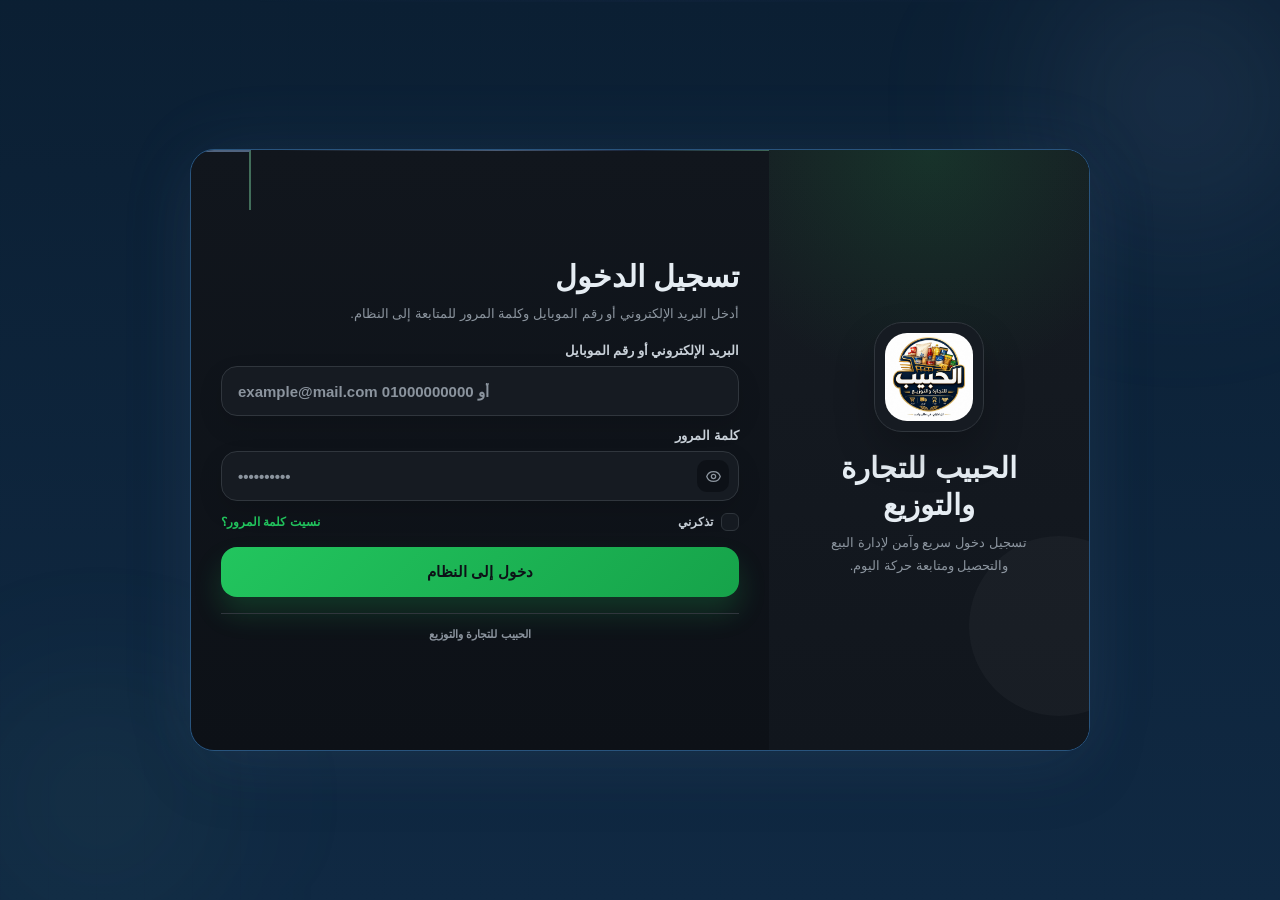
<file: index.html>
﻿<!DOCTYPE html>
<html lang="ar" dir="rtl">
<head>
  <meta charset="UTF-8">
  <meta name="viewport" content="width=device-width, initial-scale=1.0, maximum-scale=1.0, user-scalable=no, viewport-fit=cover">
  <meta name="apple-mobile-web-app-capable" content="yes">
  <meta name="apple-mobile-web-app-status-bar-style" content="black-translucent">
  <meta name="apple-mobile-web-app-title" content="الحبيب للتجارة والتوزيع">
  <meta name="mobile-web-app-capable" content="yes">
  <meta name="theme-color" content="#0D1117">
  <script>
    if (location.protocol !== 'file:') {
      const manifestLink = document.createElement('link');
      manifestLink.rel = 'manifest';
      manifestLink.href = 'manifest.json';
      document.head.appendChild(manifestLink);
    }
  </script>
  <link rel="icon" type="image/png" href="icons/mm-logo.png">
  <link rel="shortcut icon" href="icons/mm-logo.png">
  <link rel="apple-touch-icon" sizes="180x180" href="icons/mm-logo.png">
  <title>الحبيب للتجارة والتوزيع</title>
  <link rel="preconnect" href="https://ucqqejxlhgeslenowzuk.supabase.co" crossorigin>
  <link rel="dns-prefetch" href="https://ucqqejxlhgeslenowzuk.supabase.co">
  <link rel="preload" href="css/style.css" as="style">
  
  <link rel="preload" href="js/app.js" as="script">
  <link rel="stylesheet" href="css/style.css">
  <link rel="stylesheet" href="css/print.css" media="print">
  <style>
    #app-loading { position:fixed;inset:0;z-index:9999;background:linear-gradient(180deg,#0D1117 0%,#11161d 100%);display:flex;flex-direction:column;align-items:center;justify-content:center;gap:20px; }
    .loading-badge { width:84px;height:84px;border-radius:24px;background:#161B22;display:flex;align-items:center;justify-content:center;box-shadow:0 18px 40px rgba(0,0,0,0.28), 0 0 0 1px rgba(48,54,61,0.9);overflow:hidden;padding:6px; }
    .loading-badge img { width:100%;height:100%;object-fit:contain;border-radius:18px;display:block; }
    .loading-logo { font-family:'Tajawal',sans-serif;font-size:22px;font-weight:900;color:#E6EDF3;text-align:center;line-height:1.4; }
    .loading-logo span { color:#22C55E; }
    .loading-spinner { width:40px;height:40px;border:3px solid rgba(34,197,94,0.18);border-top-color:#22C55E;border-radius:50%;animation:spin 0.8s linear infinite; }
    @keyframes spin { to { transform:rotate(360deg); } }
    :root { --mobile-header-offset: 68px; }
    .app-header { position:fixed;top:0;left:0;right:0;height:52px;background:rgba(13,17,23,0.94);border-bottom:1px solid rgba(48,54,61,0.9);display:flex;align-items:center;justify-content:space-between;padding:0 16px;z-index:50;backdrop-filter:blur(14px); }
    .brand-wrap { display:flex;align-items:center;gap:12px; }
    .brand-mark { width:42px;height:42px;border-radius:14px;background:#161B22;display:flex;align-items:center;justify-content:center;box-shadow:0 10px 24px rgba(0,0,0,0.24);flex-shrink:0;overflow:hidden;padding:3px;border:1px solid #30363d; }
    .brand-mark img { width:100%;height:100%;object-fit:contain;border-radius:11px;display:block; }
    .app-header-title { font-family:var(--font-main);font-size:14px;font-weight:900;color:var(--text-primary);line-height:1.2; }
    .app-header-title span { color:var(--accent); }
    .app-header-sub { font-size:10px;color:var(--text-muted);font-family:var(--font-mono); }
    .header-actions { display:flex;gap:8px;align-items:center; }
    .page { padding-top:calc(var(--mobile-header-offset) + env(safe-area-inset-top, 0px)) !important; }
    /* Period buttons */
    .period-btns { display:flex;gap:6px;flex-wrap:wrap;margin-bottom:14px; }
    .period-btns .btn { font-size:12px;padding:5px 10px;min-height:30px; }
    .period-btns .btn.active { background:var(--accent);color:#0D1117;border-color:var(--accent); }
    /* Report stats */
    .rep-stats { display:grid;grid-template-columns:1fr 1fr;gap:10px;margin-bottom:14px; }
    .rep-stat { background:var(--bg-card);border:1px solid var(--border);border-radius:10px;padding:12px; }
    .rep-stat-label { font-size:11px;color:var(--text-muted);margin-bottom:4px; }
    .rep-stat-val { font-size:16px;font-weight:700;font-family:var(--font-mono);color:var(--accent); }
    /* Invoice filter bar */
    .filter-bar { display:flex;gap:8px;flex-wrap:wrap;margin-bottom:12px; }
    .filter-bar select, .filter-bar input[type=date] { flex:1;min-width:100px;font-size:11px;padding:5px 8px;height:32px;background:var(--bg-card);border:1px solid var(--border);border-radius:6px;color:var(--text-primary);font-family:var(--font-main); }

    /* â”€â”€â”€ Cart Drawer â”€â”€â”€ */
    #cart-fab {
      position:relative;width:36px;height:36px;border-radius:50%;
      background:var(--bg-card);border:1px solid var(--border);
      display:flex;align-items:center;justify-content:center;
      cursor:pointer;transition:border-color .2s,background .2s;flex-shrink:0;
    }
    #cart-fab:hover { border-color:var(--accent);background:rgba(103,183,247,0.10); }
    #cart-fab svg { width:18px;height:18px;color:var(--text-secondary); }
    #cart-fab.has-items svg { color:var(--accent); }
    #cart-fab-badge {
      display:none;position:absolute;top:-4px;left:-4px;
      background:#e05252;color:#fff;font-size:9px;font-weight:700;
      font-family:var(--font-mono);min-width:16px;height:16px;
      border-radius:8px;align-items:center;justify-content:center;
      padding:0 3px;border:2px solid var(--bg-secondary);
    }
    #cart-drawer-overlay {
      display:none;position:fixed;inset:0;z-index:200;
      background:rgba(0,0,0,0.5);backdrop-filter:blur(2px);
    }
    #cart-drawer-overlay.open { display:block; }
    #cart-drawer {
      position:fixed;bottom:0;left:0;right:0;z-index:201;
      background:var(--bg-secondary);border-radius:20px 20px 0 0;
      border-top:1px solid var(--border-accent);
      max-height:82vh;display:flex;flex-direction:column;
      transform:translateY(100%);transition:transform .3s cubic-bezier(.4,0,.2,1);
    }
    #cart-drawer.open { transform:translateY(0); }
    #cart-drawer-handle { width:36px;height:4px;border-radius:2px;background:var(--border);margin:10px auto 0;flex-shrink:0; }
    #cart-drawer-head { padding:12px 16px 10px;border-bottom:1px solid var(--border);flex-shrink:0;display:flex;align-items:center;justify-content:space-between; }
    #cart-drawer-title { font-size:15px;font-weight:700;color:var(--text-primary); }
    #cart-drawer-client { font-size:11px;color:var(--accent);font-family:var(--font-mono);margin-top:2px; }
    #cart-drawer-close { width:28px;height:28px;border-radius:50%;background:var(--bg-card);border:1px solid var(--border);display:flex;align-items:center;justify-content:center;cursor:pointer; }
    #cart-drawer-close svg { width:14px;height:14px;color:var(--text-muted); }
    #cart-drawer-body { overflow-y:auto;flex:1;padding:0 16px; }
    .cart-drawer-item { display:flex;align-items:center;gap:10px;padding:10px 0;border-bottom:1px solid var(--border); }
    .cart-drawer-item-name { flex:1;font-size:13px;font-weight:600;color:var(--text-primary);line-height:1.3; }
    .cart-drawer-item-meta { font-size:10px;color:var(--text-muted);margin-top:2px;font-family:var(--font-mono); }
    .cart-drawer-item-total { font-family:var(--font-mono);font-size:13px;font-weight:700;color:var(--accent);flex-shrink:0; }
    .cart-drawer-qty-badge { min-width:24px;height:24px;border-radius:6px;background:rgba(103,183,247,0.14);border:1px solid rgba(103,183,247,0.28);display:flex;align-items:center;justify-content:center;font-family:var(--font-mono);font-size:12px;font-weight:700;color:var(--accent);flex-shrink:0;padding:0 4px; }
    #cart-drawer-footer { padding:12px 16px;border-top:1px solid var(--border);flex-shrink:0; }
    #cart-drawer-total-row { display:flex;justify-content:space-between;align-items:center;margin-bottom:10px; }
    #cart-drawer-total-label { font-size:13px;color:var(--text-secondary); }
    #cart-drawer-total-val { font-family:var(--font-mono);font-size:16px;font-weight:700;color:var(--accent); }
    #cart-drawer-goto { width:100%;padding:11px;border-radius:10px;background:var(--accent);color:#082032;font-family:var(--font-main);font-size:14px;font-weight:700;border:none;cursor:pointer; }
    #cart-drawer-empty { text-align:center;padding:36px 16px;color:var(--text-muted);font-size:13px; }
    #cart-drawer-empty svg { width:40px;height:40px;margin:0 auto 10px;display:block;opacity:.3; }
    #cart-drawer-clients { display:flex;gap:6px;overflow-x:auto;padding:8px 16px 0;flex-shrink:0;scrollbar-width:none; }
    #cart-drawer-clients::-webkit-scrollbar { display:none; }
    .cart-client-tab { flex-shrink:0;padding:4px 10px;border-radius:20px;font-size:11px;font-weight:600;cursor:pointer;border:1px solid var(--border);background:var(--bg-card);color:var(--text-secondary);transition:all .15s;white-space:nowrap; }
    .cart-client-tab.active { background:rgba(103,183,247,0.15);border-color:var(--accent);color:var(--accent); }
    @media (max-width:768px){
      :root { --mobile-header-offset: 122px; }
      .app-header {
        height:auto;
        min-height:unset;
        padding:10px 12px;
        gap:8px;
        display:grid;
        grid-template-columns:auto minmax(0, 1fr);
        align-items:center;
      }
      .brand-wrap {
        min-width:0;
        gap:10px;
      }
      .header-meta {
        display:flex;
        flex-wrap:wrap;
        gap:6px;
        justify-content:flex-start;
      }
      .header-actions {
        grid-column:1 / -1;
        width:100%;
        justify-content:flex-start;
        flex-wrap:nowrap;
        overflow-x:auto;
        padding-bottom:2px;
        scrollbar-width:none;
      }
      .header-actions::-webkit-scrollbar { display:none; }
      .header-actions > * { flex:0 0 auto; }
      .app-header-title { font-size:15px; }
      .app-header-sub { font-size:11px; }
    }
    @media (max-width:480px){
      :root { --mobile-header-offset: 112px; }
      .app-header {
        padding:8px 10px;
        gap:6px;
      }
      .brand-mark {
        width:36px;
        height:36px;
        border-radius:12px;
      }
      .app-header-title { font-size:13px; }
      .app-header-sub { display:none; }
      .header-actions .btn,
      #cart-fab,
      #logout-btn {
        min-height:30px !important;
      }
    }
  </style>
</head>
<body>

<div id="app-loading">
  <div class="loading-badge" aria-hidden="true">
    <img src="icons/mm-logo.png" alt="MM Logo">
  </div>
  <div class="loading-logo"><span id="loading-brand-name">الحبيب/span><br><span id="loading-brand-sub">للتجارة والتوزيع</span></div>
  <script>
    document.title = 'الحبيب للتجارة والتوزيع';
    document.getElementById('loading-brand-name').textContent = 'الحبيب';
    document.getElementById('loading-brand-sub').textContent = 'نظام موحد لإدارة المبيعات والتوزيع';
  </script>
  <div class="loading-spinner"></div>
  <div id="loading-msg" style="font-family:'IBM Plex Mono',monospace;font-size:11px;color:#8896b0;">جاري الاتصال بقاعدة البيانات...</div>
</div>

<div id="app">

  <!-- شريط الرأس -->
  <header class="app-header">
    <div class="brand-wrap">
      <div class="brand-mark" aria-hidden="true">
        <img src="icons/mm-logo.png" alt="MM Logo">
      </div>
      <div>
        <div class="app-header-title" id="app-brand-title">الحبيب <span>للتجارة والتوزيع</span></div>
        <div class="app-header-sub" id="dash-datetime"></div>
      </div>
    </div>
    <div class="header-meta">
      <span class="role-badge" id="user-role-badge">المستخدم</span>
      <span class="sync-badge online" id="sync-status-badge">أونلاين</span>
    </div>
    <div class="header-actions">
      <button class="btn btn-secondary btn-sm" id="smart-search-btn" style="padding:6px 10px;min-height:32px;">بحث</button>
      <button class="btn btn-secondary btn-sm" id="backup-open-btn" data-roles="admin" style="padding:6px 10px;min-height:32px;">نسخ</button>
      <button class="btn btn-secondary btn-sm" id="settings-open-btn" data-roles="admin" style="padding:6px 10px;min-height:32px;">إعدادات</button>
      <!-- زر السلة -->
      <button id="cart-fab" onclick="CartDrawer.open()">
        <svg fill="none" viewBox="0 0 24 24" stroke="currentColor" stroke-width="1.8">
          <path stroke-linecap="round" stroke-linejoin="round" d="M3 3h2l.4 2M7 13h10l4-8H5.4M7 13L5.4 5M7 13l-2.293 2.293c-.63.63-.184 1.707.707 1.707H17m0 0a2 2 0 100 4 2 2 0 000-4zm-8 2a2 2 0 11-4 0 2 2 0 014 0z"/>
        </svg>
        <span id="cart-fab-badge"></span>
      </button>
      <button class="btn btn-secondary btn-sm" id="install-app-btn" style="padding:6px 10px;min-height:32px;display:none;">تثبيت</button>
      <button class="btn btn-danger btn-sm" id="logout-btn" style="padding:6px 10px;min-height:32px;">
        <svg fill="none" viewBox="0 0 24 24" stroke="currentColor" stroke-width="2" style="width:14px;height:14px;"><path d="M17 16l4-4m0 0l-4-4m4 4H7m6 4v1a3 3 0 01-3 3H6a3 3 0 01-3-3V7a3 3 0 013-3h4a3 3 0 013 3v1"/></svg>
      </button>
    </div>
  </header>

  <!-- لوحة التحكم -->
  <div id="page-dashboard" class="page">
    <div class="page-header"><h1><span>//</span> 📊 لوحة التحكم</h1></div>
    <div id="dash-low-stock"></div>
    <div class="stats-grid">
      <div class="stat-card">
        <div class="stat-label">المبيعات المحصّلة</div>
        <div class="stat-value large" id="dash-total-sales">٠.٠٠ ج</div>
        <svg class="stat-icon" fill="none" viewBox="0 0 24 24" stroke="currentColor"><path d="M12 8c-1.657 0-3 .895-3 2s1.343 2 3 2 3 .895 3 2-1.343 2-3 2m0-8c1.11 0 2.08.402 2.599 1M12 8V7m0 1v8m0 0v1m0-1c-1.11 0-2.08-.402-2.599-1M21 12a9 9 0 11-18 0 9 9 0 0118 0z"/></svg>
      </div>
      <div class="stat-card">
        <div class="stat-label">الفواتير</div>
        <div class="stat-value" id="dash-total-invoices">0</div>
        <svg class="stat-icon" fill="none" viewBox="0 0 24 24" stroke="currentColor"><path d="M9 12h6m-6 4h6m2 5H7a2 2 0 01-2-2V5a2 2 0 012-2h5.586a1 1 0 01.707.293l5.414 5.414a1 1 0 01.293.707V19a2 2 0 01-2 2z"/></svg>
      </div>
      <div class="stat-card">
        <div class="stat-label">المنتجات</div>
        <div class="stat-value" id="dash-total-products">0</div>
        <svg class="stat-icon" fill="none" viewBox="0 0 24 24" stroke="currentColor"><path d="M20 7l-8-4-8 4m16 0l-8 4m8-4v10l-8 4m0-10L4 7m8 4v10M4 7v10l8 4"/></svg>
      </div>
      <div class="stat-card">
        <div class="stat-label">العملاء</div>
        <div class="stat-value" id="dash-total-shops">0</div>
        <svg class="stat-icon" fill="none" viewBox="0 0 24 24" stroke="currentColor"><path d="M19 21V5a2 2 0 00-2-2H7a2 2 0 00-2 2v16m14 0h2m-2 0h-5m-9 0H3m2 0h5M9 7h1m-1 4h1m4-4h1m-1 4h1m-5 10v-5a1 1 0 011-1h2a1 1 0 011 1v5m-4 0h4"/></svg>
      </div>
      <div class="stat-card" id="dash-rep-target-card" style="display:none;">
        <div class="stat-label" id="dash-rep-target-label">التارجت الشهري</div>
        <div class="stat-value" id="dash-rep-target">٠.٠٠ ج</div>
        <div style="margin-top:8px;">
          <div style="height:8px;border-radius:999px;background:rgba(255,255,255,0.08);overflow:hidden;">
            <div id="dash-rep-target-bar" style="height:100%;width:0;background:linear-gradient(90deg,#34d399,#60a5fa);"></div>
          </div>
          <div id="dash-rep-target-progress" style="font-size:11px;color:var(--text-muted);margin-top:6px;">المنجز: ٠.٠٠ ج</div>
        </div>
      </div>
    </div>

    <!-- صف ثاني: اليوم + المتبقي + الديون -->
    <div style="display:grid;grid-template-columns:1fr 1fr;gap:10px;margin-bottom:12px;">
      <div class="stat-card" style="grid-column:1/-1;">
        <div class="stat-label">💰 محصّل اليوم</div>
        <div class="stat-value" id="dash-today-collected" style="font-size:22px;color:#4ade80;">٠.٠٠ ج</div>
      </div>
      <div class="stat-card">
        <div class="stat-label">⏳ متبقي (معلق)</div>
        <div class="stat-value" id="dash-total-remaining" style="font-size:16px;color:#f0c040;">٠.٠٠ ج</div>
      </div>
      <div class="stat-card">
        <div class="stat-label">📋 فواتير معلقة</div>
        <div class="stat-value" id="dash-pending-count" style="font-size:16px;color:#f0c040;">0</div>
      </div>
    </div>

    <!-- ديون العملاء المعلقة -->
    <div id="dash-pending-clients" style="margin-bottom:12px;"></div>
    <div class="chart-container">
      <h3>المبيعات الشهرية — آخر 6 أشهر</h3>
      <div style="height:180px;"><canvas id="sales-chart"></canvas></div>
    </div>
    <div class="card">
      <div class="section-title">أحدث الفواتير</div>
      <div id="dash-recent-invoices"></div>
    </div>
    <div style="display:grid;grid-template-columns:1fr 1fr;gap:12px;margin-top:4px;">
      <button class="btn btn-primary btn-lg" onclick="Router.navigate('new-invoice')">
        <svg fill="none" viewBox="0 0 24 24" stroke="currentColor" stroke-width="2"><path d="M12 4v16m8-8H4"/></svg>
        فاتورة جديدة
      </button>
      <button class="btn btn-secondary btn-lg" onclick="Router.navigate('reports')" data-roles="admin">
        📊 التقارير
      </button>
      <button class="btn btn-secondary btn-lg" onclick="Router.navigate('expenses')" data-roles="admin" style="grid-column:1/-1;">
        💸 المصاريف
      </button>
      <button class="btn btn-secondary btn-lg" id="dashboard-settings-btn" data-roles="admin" style="grid-column:1/-1;">
        ⚙ الإعدادات
      </button>
    </div>
  </div>

  <!-- المنتجات -->
  <div id="page-products" class="page" data-roles="admin,store">
    <div class="page-header">
      <h1><span>//</span> 📦 المنتجات <span id="products-count" class="badge badge-yellow" style="font-size:12px;vertical-align:middle;"></span></h1>
      <div style="display:flex;gap:8px;">
        <button class="btn btn-secondary btn-sm" id="batch-barcodes-btn" data-roles="admin,store">🏷 باركودات</button>
        <button class="btn btn-secondary btn-sm" id="stock-log-btn" data-roles="admin,store">📋 حركة</button>
        <button class="btn btn-primary btn-sm" id="add-product-btn" data-roles="admin,store">
          <svg fill="none" viewBox="0 0 24 24" stroke="currentColor" stroke-width="2"><path d="M12 4v16m8-8H4"/></svg>
          إضافة
        </button>
      </div>
    </div>
    <div class="search-bar">
      <svg fill="none" viewBox="0 0 24 24" stroke="currentColor"><path stroke-linecap="round" stroke-linejoin="round" stroke-width="2" d="M21 21l-6-6m2-5a7 7 0 11-14 0 7 7 0 0114 0z"/></svg>
      <input type="text" id="products-search" placeholder="بحث بالاسم، الباركود، التصنيف...">
    </div>
    <!-- [1,2,3] إحصائيات المنتجات -->
    <div id="products-stats"></div>
    <div id="products-list"></div>
  </div>

  <!-- العملاء -->
  <div id="page-shops" class="page" data-roles="admin,cashier,store">
    <div class="page-header">
      <h1><span>//</span> 👤 العملاء <span id="shops-count" class="badge badge-yellow" style="font-size:12px;vertical-align:middle;"></span></h1>
    <button class="btn btn-primary btn-sm" id="add-shop-btn" data-roles="admin,cashier">
        <svg fill="none" viewBox="0 0 24 24" stroke="currentColor" stroke-width="2"><path d="M12 4v16m8-8H4"/></svg>
        إضافة
      </button>
    </div>
    <div class="search-bar">
      <svg fill="none" viewBox="0 0 24 24" stroke="currentColor"><path stroke-linecap="round" stroke-linejoin="round" stroke-width="2" d="M21 21l-6-6m2-5a7 7 0 11-14 0 7 7 0 0114 0z"/></svg>
      <input type="text" id="shops-search" placeholder="بحث بالاسم، المسؤول، الهاتف...">
    </div>
    <div id="shops-list"></div>
  </div>

  <!-- الفواتير -->
  <div id="page-invoices" class="page" data-roles="admin,cashier">
    <div class="page-header">
      <h1><span>//</span> 🧾 الفواتير <span id="invoices-count" class="badge badge-yellow" style="font-size:12px;vertical-align:middle;"></span></h1>
      <div style="display:flex;gap:8px;">
        <button class="btn btn-secondary btn-sm" onclick="Router.navigate('wa-invoices')" data-roles="admin,cashier">
          واتساب
        </button>
        <button class="btn btn-primary btn-sm" id="new-invoice-from-list" data-roles="admin,cashier">
          <svg fill="none" viewBox="0 0 24 24" stroke="currentColor" stroke-width="2"><path d="M12 4v16m8-8H4"/></svg>
          جديد
        </button>
      </div>
    </div>
    <div class="search-bar">
      <svg fill="none" viewBox="0 0 24 24" stroke="currentColor"><path stroke-linecap="round" stroke-linejoin="round" stroke-width="2" d="M21 21l-6-6m2-5a7 7 0 11-14 0 7 7 0 0114 0z"/></svg>
      <input type="text" id="invoices-search" placeholder="بحث برقم الفاتورة أو اسم العميل...">
    </div>
    <div class="filter-bar">
      <select id="inv-filter-status">
        <option value="">كل الحالات</option>
        <option value="paid">مدفوعة</option>
        <option value="pending">معلقة</option>
        <option value="void">ملغاة</option>
        <option value="return">مرتجع</option>
      </select>
      <input type="date" id="inv-filter-from" title="من تاريخ">
      <input type="date" id="inv-filter-to" title="إلى تاريخ">
    </div>
    <div id="invoices-list"></div>
  </div>

  <div id="page-wa-invoices" class="page" data-roles="admin,cashier">
    <div class="page-header">
      <h1><span>//</span> الشات الداخلي</h1>
      <button class="btn btn-secondary btn-sm" id="wa-refresh-btn">تحديث</button>
    </div>

    <div class="wa-chat-shell">
      <div class="wa-chat-main">
        <div class="wa-chat-hero">
          <div class="wa-chat-hero-head">
            <div>
              <div class="section-title">محادثة الجروب</div>
              <input type="text" class="form-control wa-chat-title" id="wa-title-input" value="جروب الإدارة" readonly>
            </div>
            <div id="wa-summary" class="wa-chat-summary"></div>
          </div>
        </div>

        <div class="wa-thread-card">
          <div id="wa-preview-area" class="wa-preview-empty">لا توجد رسائل بعد داخل الجروب.</div>
        </div>

        <div class="wa-composer-card">
          <div class="form-group mb-0">
            <label class="form-label">الرسالة</label>
            <textarea class="form-control wa-composer-input" id="wa-text-input" placeholder="اكتب رسالتك هنا..."></textarea>
          </div>
          <div class="wa-composer-actions">
            <button class="btn btn-primary btn-lg" id="wa-save-btn">إرسال الرسالة</button>
            <button class="btn btn-secondary btn-lg" id="wa-clear-form-btn">مسح الحقل</button>
          </div>
        </div>
      </div>

      <div class="wa-chat-side">
        <div class="card wa-side-card">
          <div class="section-title">المشاركون</div>
          <div class="search-bar wa-search-bar">
            <svg fill="none" viewBox="0 0 24 24" stroke="currentColor"><path stroke-linecap="round" stroke-linejoin="round" stroke-width="2" d="M21 21l-6-6m2-5a7 7 0 11-14 0 7 7 0 0114 0z"/></svg>
            <input type="text" id="wa-search-input" placeholder="بحث باسم المرسل أو نص الرسالة...">
          </div>
          <div id="wa-list"></div>
        </div>
      </div>
    </div>
  </div>

  <!-- فاتورة جديدة -->
  <div id="page-new-invoice" class="page" data-roles="admin,cashier">
    <div class="page-header">
      <h1><span>//</span> 🧾 فاتورة جديدة</h1>
      <button class="btn btn-secondary btn-sm" id="reset-invoice-btn">
        <svg fill="none" viewBox="0 0 24 24" stroke="currentColor" stroke-width="2" style="width:14px;height:14px;"><path d="M4 4v5h.582m15.356 2A8.001 8.001 0 004.582 9m0 0H9m11 11v-5h-.581m0 0a8.003 8.003 0 01-15.357-2m15.357 2H15"/></svg>
        مسح الكل
      </button>
    </div>
    <!-- [إصلاح 4] بانر وضع التعديل -->
    <div id="edit-invoice-banner" style="display:none;align-items:center;gap:10px;background:rgba(240,192,64,0.12);border:1px solid rgba(240,192,64,0.4);border-radius:10px;padding:10px 14px;margin-bottom:12px;">
      <svg fill="none" viewBox="0 0 24 24" stroke="currentColor" stroke-width="2" style="width:18px;height:18px;color:var(--accent);flex-shrink:0;"><path d="M11 5H6a2 2 0 00-2 2v11a2 2 0 002 2h11a2 2 0 002-2v-5m-1.414-9.414a2 2 0 112.828 2.828L11.828 15H9v-2.828l8.586-8.586z"/></svg>
      <span style="font-size:13px;color:var(--accent);font-weight:700;">وضع التعديل — الفاتورة: <span id="edit-invoice-number"></span></span>
      <button id="cancel-edit-btn" class="btn btn-secondary btn-sm" style="margin-right:auto;font-size:11px;">إلغاء التعديل</button>
    </div>
    <div class="card" style="margin-bottom:12px;">
      <div class="section-title">العميل</div>
      <select class="form-control" id="invoice-shop-select"><option value="">— زبون عادي (بدون حساب) —</option></select>
    </div>

    <div class="card" style="margin-bottom:12px;">
      <div style="display:flex;justify-content:space-between;align-items:center;margin-bottom:12px;">
        <div class="section-title" style="margin:0;">المنتجات</div>
        <button class="btn btn-primary btn-sm" id="add-product-to-invoice">
          <svg fill="none" viewBox="0 0 24 24" stroke="currentColor" stroke-width="2"><path d="M12 4v16m8-8H4"/></svg>
          إضافة منتج
        </button>
      </div>
      <div style="display:grid;grid-template-columns:1fr auto;gap:8px;margin-bottom:12px;">
        <input
          type="text"
          class="form-control"
          id="invoice-barcode-input"
          placeholder="اسكان أو إدخال باركود المنتج"
          inputmode="search"
          autocomplete="off"
        >
        <button class="btn btn-secondary btn-sm" id="invoice-barcode-add-btn" type="button">
          إضافة بالباركود
        </button>
      </div>
      <div id="cart-items-list"></div>
    </div>
    <div class="card" style="margin-bottom:12px;">
      <div class="section-title">التعديلات</div>
      <div class="form-row">
        <div class="form-group mb-0">
          <label class="form-label">خصم (ج.م)</label>
          <input type="number" class="form-control" id="invoice-discount" placeholder="0.00" min="0" step="0.01">
        </div>
      </div>
    </div>
    <div class="totals-box" id="invoice-totals"></div>
    <div class="card" style="margin-bottom:12px;">
      <div class="section-title">ملاحظة</div>
      <textarea class="form-control" id="invoice-note" placeholder="ملاحظات اختيارية..." style="min-height:60px;"></textarea>
    </div>
    <div style="display:grid;grid-template-columns:1fr 1fr;gap:12px;margin-bottom:24px;">
      <button class="btn btn-secondary btn-lg" id="reset-invoice-btn-2">إلغاء</button>
      <button class="btn btn-success btn-lg" id="save-invoice-btn">
        <svg fill="none" viewBox="0 0 24 24" stroke="currentColor" stroke-width="2"><path d="M5 13l4 4L19 7"/></svg>
        حفظ الفاتورة
      </button>
    </div>
  </div>

  <!-- التقارير -->
  <div id="page-reports" class="page" data-roles="admin">
    <div class="page-header">
      <h1><span>//</span> التقارير</h1>
      <div style="display:flex;gap:8px;">
        <button class="btn btn-secondary btn-sm" onclick="Router.navigate('expenses')" data-roles="admin">💸 المصاريف</button>
        <button class="btn btn-primary btn-sm" id="print-report-btn" data-roles="admin">🖨 طباعة</button>
      </div>
    </div>
    <div class="period-btns">
      <button class="btn btn-secondary active" data-period="today">اليوم</button>
      <button class="btn btn-secondary" data-period="7days">7 أيام</button>
      <button class="btn btn-secondary" data-period="month">الشهر</button>
      <button class="btn btn-secondary" data-period="year">السنة</button>
      <button class="btn btn-secondary" data-period="all">الكل</button>
    </div>
    <div class="rep-stats">
      <div class="rep-stat"><div class="rep-stat-label">صافي المبيعات</div><div class="rep-stat-val" id="rep-net-sales">—</div></div>
      <div class="rep-stat"><div class="rep-stat-label">إجمالي التكلفة</div><div class="rep-stat-val" id="rep-total-cost">—</div></div>
      <div class="rep-stat"><div class="rep-stat-label">صافي الربح</div><div class="rep-stat-val" id="rep-net-profit">—</div></div>
      <div class="rep-stat"><div class="rep-stat-label">عدد الفواتير</div><div class="rep-stat-val" id="rep-invoice-count">—</div></div>
      <div class="rep-stat"><div class="rep-stat-label">المرتجعات</div><div class="rep-stat-val" id="rep-returns-count">—</div></div>
      <div class="rep-stat"><div class="rep-stat-label">متوسط الفاتورة</div><div class="rep-stat-val" id="rep-avg-invoice">—</div></div>
      <div class="rep-stat"><div class="rep-stat-label">التحصيل الفعلي</div><div class="rep-stat-val" id="rep-collected">—</div></div>
      <div class="rep-stat"><div class="rep-stat-label">المتبقي</div><div class="rep-stat-val" id="rep-remaining">—</div></div>
      <div class="rep-stat"><div class="rep-stat-label">مصاريف الفترة</div><div class="rep-stat-val" id="rep-expenses">—</div></div>
      <div class="rep-stat"><div class="rep-stat-label">الربح بعد المصاريف</div><div class="rep-stat-val" id="rep-operating-profit">—</div></div>
      <div class="rep-stat"><div class="rep-stat-label">هامش الربح</div><div class="rep-stat-val" id="rep-profit-margin">—</div></div>
      <div class="rep-stat"><div class="rep-stat-label">معدل المرتجع</div><div class="rep-stat-val" id="rep-return-rate">—</div></div>
    </div>
    <div class="chart-container">
      <h3>المبيعات حسب الفترة</h3>
      <div style="height:180px;"><canvas id="reports-chart"></canvas></div>
    </div>
    <div class="card">
      <div class="section-title">أكثر 10 منتجات مبيعاً</div>
      <div id="rep-top-products"></div>
    </div>
  </div>

  <div id="page-expenses" class="page" data-roles="admin">
    <div class="page-header">
      <h1><span>//</span> 💸 المصاريف</h1>
      <button class="btn btn-secondary btn-sm" id="expenses-reset-btn">مسح النموذج</button>
    </div>

    <div class="card" style="margin-bottom:12px;">
      <div class="section-title">إضافة مصروف</div>
      <form id="expense-form" autocomplete="off">
        <div class="form-row">
          <div class="form-group">
            <label class="form-label">اسم المصروف</label>
            <input type="text" class="form-control" id="expense-title" placeholder="مثال: كهرباء الفرع" required>
          </div>
          <div class="form-group">
            <label class="form-label">التصنيف</label>
            <select class="form-control" id="expense-category">
              <option value="تشغيل">تشغيل</option>
              <option value="نقل">نقل</option>
              <option value="مرتبات">مرتبات</option>
              <option value="إيجار">إيجار</option>
              <option value="مشتريات خارجية">مشتريات خارجية</option>
              <option value="صيانة">صيانة</option>
              <option value="أخرى">أخرى</option>
            </select>
          </div>
        </div>
        <div class="form-row">
          <div class="form-group">
            <label class="form-label">المبلغ</label>
            <input type="number" class="form-control" id="expense-amount" placeholder="0.00" min="0.01" step="0.01" required>
          </div>
          <div class="form-group">
            <label class="form-label">التاريخ</label>
            <input type="date" class="form-control" id="expense-date" required>
          </div>
        </div>
        <div class="form-group">
          <label class="form-label">ملاحظة</label>
          <textarea class="form-control" id="expense-note" placeholder="تفاصيل إضافية..." style="min-height:60px;"></textarea>
        </div>
        <button class="btn btn-primary btn-full" type="submit">حفظ المصروف</button>
      </form>
    </div>

    <div id="expenses-summary"></div>

    <div class="card" style="margin-bottom:12px;">
      <div class="section-title">فلترة المصاريف</div>
      <div class="form-row">
        <div class="form-group">
          <label class="form-label">من تاريخ</label>
          <input type="date" class="form-control" id="expenses-filter-from">
        </div>
        <div class="form-group">
          <label class="form-label">إلى تاريخ</label>
          <input type="date" class="form-control" id="expenses-filter-to">
        </div>
      </div>
      <div class="form-row">
        <div class="form-group">
          <label class="form-label">التصنيف</label>
          <select class="form-control" id="expenses-filter-category">
            <option value="">كل التصنيفات</option>
            <option value="تشغيل">تشغيل</option>
            <option value="نقل">نقل</option>
            <option value="مرتبات">مرتبات</option>
            <option value="إيجار">إيجار</option>
            <option value="مشتريات خارجية">مشتريات خارجية</option>
            <option value="صيانة">صيانة</option>
            <option value="أخرى">أخرى</option>
          </select>
        </div>
        <div class="form-group">
          <label class="form-label">بحث</label>
          <input type="text" class="form-control" id="expenses-search" placeholder="بحث بالاسم أو الملاحظة...">
        </div>
      </div>
    </div>

    <div id="expenses-list"></div>
  </div>

  <!-- سجل المخزون -->
  <div id="page-stock-log" class="page" data-roles="admin,store">
    <div class="page-header">
      <h1><span>//</span> حركة المخزون</h1>
      <button class="btn btn-secondary btn-sm" onclick="Router.navigate('products')">← رجوع</button>
    </div>
    <div class="search-bar" style="margin-bottom:12px;">
      <svg fill="none" viewBox="0 0 24 24" stroke="currentColor"><path stroke-linecap="round" stroke-linejoin="round" stroke-width="2" d="M3 4a1 1 0 011-1h16a1 1 0 011 1v2a1 1 0 01-.293.707L13 13.414V19a1 1 0 01-.553.894l-4 2A1 1 0 017 21v-7.586L3.293 6.707A1 1 0 013 6V4z"/></svg>
      <select id="stocklog-product-filter" style="background:transparent;border:none;color:var(--text-primary);font-family:var(--font-main);font-size:13px;flex:1;outline:none;">
        <option value="">كل المنتجات</option>
      </select>
    </div>
    <div id="stocklog-summary"></div>
    <div id="stocklog-list"></div>
  </div>

  <!-- التحصيلات -->
  <div id="page-collections" class="page" data-roles="admin,cashier">
    <div class="page-header">
      <h1><span>//</span> 💰 المديونيات</h1>
      <button class="btn btn-secondary btn-sm" onclick="CollectionsModule.printStatement(0)" style="display:none;">طباعة الكل</button>
    </div>
    <div id="collections-summary"></div>
    <div class="search-bar">
      <svg fill="none" viewBox="0 0 24 24" stroke="currentColor"><path stroke-linecap="round" stroke-linejoin="round" stroke-width="2" d="M21 21l-6-6m2-5a7 7 0 11-14 0 7 7 0 0114 0z"/></svg>
      <input type="text" id="collections-search" placeholder="بحث باسم العميل أو رقم الهاتف...">
    </div>
    <div id="collections-list"></div>
  </div>

  <!-- شريط التنقل السفلي -->
    <div id="reps-list"></div>
  </div>

  <div id="page-settings" class="page" data-roles="admin">
    <div class="page-header">
      <h1><span>//</span> ⚙ الإعدادات</h1>
      <button class="btn btn-secondary btn-sm" id="settings-refresh-btn">تحديث</button>
    </div>

    <div class="card" style="margin-bottom:12px;">
      <div class="section-title">بيانات المتجر</div>
      <form id="settings-store-form" autocomplete="off">
        <div class="form-group">
          <label class="form-label">اسم المتجر</label>
          <input type="text" class="form-control" id="settings-store-name" placeholder="اسم المتجر">
        </div>
        <div class="form-group">
          <label class="form-label">العنوان</label>
          <textarea class="form-control" id="settings-store-address" placeholder="العنوان" style="min-height:60px;"></textarea>
        </div>
        <div class="form-row">
          <div class="form-group">
            <label class="form-label">رقم الهاتف</label>
            <input type="text" class="form-control" id="settings-store-phone" placeholder="01000000000">
          </div>
          <div class="form-group">
            <label class="form-label">تذييل الفاتورة</label>
            <input type="text" class="form-control" id="settings-store-footer" placeholder="رسالة أسفل الفاتورة">
          </div>
        </div>
        <button type="submit" class="btn btn-primary btn-full">حفظ بيانات المتجر</button>
      </form>
    </div>

    <div class="card" style="margin-bottom:12px;">
      <div style="display:flex;justify-content:space-between;align-items:center;margin-bottom:12px;">
        <div class="section-title" style="margin:0;">إدارة المستخدمين</div>
        <button class="btn btn-secondary btn-sm" type="button" id="settings-user-add-btn">مستخدم جديد</button>
      </div>
      <form id="settings-user-form" autocomplete="off">
        <div class="form-group">
          <label class="form-label" id="settings-user-form-title">إضافة مستخدم</label>
          <input type="text" class="form-control" id="settings-user-name" placeholder="اسم المستخدم" required>
        </div>
        <div class="form-row">
          <div class="form-group">
            <label class="form-label">البريد الإلكتروني</label>
            <input type="email" class="form-control" id="settings-user-email" placeholder="example@mail.com" required>
          </div>
          <div class="form-group">
            <label class="form-label">رقم الموبايل</label>
            <input type="text" class="form-control" id="settings-user-mobile" placeholder="01000000000" required>
          </div>
        </div>
        <div class="form-row">
          <div class="form-group">
            <label class="form-label">الصلاحية</label>
            <select class="form-control" id="settings-user-role">
              <option value="cashier">مندوب</option>
              <option value="admin">مدير</option>
              <option value="store">مخزن</option>
            </select>
          </div>
          <div class="form-group">
            <label class="form-label">كلمة المرور <span style="font-size:10px;color:var(--text-muted);">(اتركها فارغة عند التعديل للإبقاء عليها)</span></label>
            <input type="password" class="form-control" id="settings-user-password" placeholder="كلمة المرور">
          </div>
        </div>
        <div class="form-group" style="display:flex;align-items:center;gap:8px;">
          <input type="checkbox" id="settings-user-active" checked>
          <label class="form-label" for="settings-user-active" style="margin:0;">الحساب مفعل</label>
        </div>
        <div style="display:flex;gap:8px;">
          <button type="submit" class="btn btn-primary" id="settings-user-save-btn">حفظ المستخدم</button>
          <button type="button" class="btn btn-secondary" id="settings-user-cancel-btn">إلغاء</button>
        </div>
      </form>
    </div>

    <div class="card" style="margin-bottom:12px;">
      <div class="section-title">المستخدمون الحاليون</div>
      <div id="settings-users-list"></div>
    </div>
    <div class="card">
      <div style="display:flex;justify-content:space-between;align-items:center;gap:8px;margin-bottom:12px;flex-wrap:wrap;">
        <div class="section-title" style="margin:0;">سجل النشاط</div>
        <div style="font-size:11px;color:var(--text-muted);">آخر العمليات داخل النظام</div>
      </div>
      <div id="settings-activity-list"></div>
    </div>
  </div>

  <nav class="bottom-nav">
    <button class="nav-btn" data-page="dashboard">
      <svg fill="none" viewBox="0 0 24 24" stroke="currentColor"><path stroke-linecap="round" stroke-linejoin="round" d="M3 12l2-2m0 0l7-7 7 7M5 10v10a1 1 0 001 1h3m10-11l2 2m-2-2v10a1 1 0 01-1 1h-3m-6 0a1 1 0 001-1v-4a1 1 0 011-1h2a1 1 0 011 1v4a1 1 0 001 1m-6 0h6"/></svg>
      الرئيسية
    </button>
    <button class="nav-btn" data-page="products" data-roles="admin,store">
      <svg fill="none" viewBox="0 0 24 24" stroke="currentColor"><path stroke-linecap="round" stroke-linejoin="round" d="M20 7l-8-4-8 4m16 0l-8 4m8-4v10l-8 4m0-10L4 7m8 4v10M4 7v10l8 4"/></svg>
      المنتجات
    </button>
    <button class="nav-btn" data-page="new-invoice" style="position:relative;" data-roles="admin,cashier">
      <div style="width:48px;height:48px;border-radius:50%;background:var(--accent);display:flex;align-items:center;justify-content:center;box-shadow:0 4px 20px rgba(240,192,64,0.5);margin-top:-16px;border:3px solid var(--bg-secondary);">
        <svg fill="none" viewBox="0 0 24 24" stroke="currentColor" stroke-width="2.5" style="width:22px;height:22px;color:#0f1117;"><path stroke-linecap="round" stroke-linejoin="round" d="M12 4v16m8-8H4"/></svg>
      </div>
      فاتورة
    </button>
    <button class="nav-btn" data-page="shops">
      <svg fill="none" viewBox="0 0 24 24" stroke="currentColor"><path stroke-linecap="round" stroke-linejoin="round" d="M19 21V5a2 2 0 00-2-2H7a2 2 0 00-2 2v16m14 0h2m-2 0h-5m-9 0H3m2 0h5M9 7h1m-1 4h1m4-4h1m-1 4h1m-5 10v-5a1 1 0 011-1h2a1 1 0 011 1v5m-4 0h4"/></svg>
      العملاء
    </button>
    <button class="nav-btn" data-page="invoices">
      <svg fill="none" viewBox="0 0 24 24" stroke="currentColor"><path stroke-linecap="round" stroke-linejoin="round" d="M9 12h6m-6 4h6m2 5H7a2 2 0 01-2-2V5a2 2 0 012-2h5.586a1 1 0 01.707.293l5.414 5.414a1 1 0 01.293.707V19a2 2 0 01-2 2z"/></svg>
      الفواتير
    </button>
    <button class="nav-btn" data-page="collections" data-roles="admin,cashier">
      <svg fill="none" viewBox="0 0 24 24" stroke="currentColor"><path stroke-linecap="round" stroke-linejoin="round" d="M17 9V7a2 2 0 00-2-2H5a2 2 0 00-2 2v6a2 2 0 002 2h2m2 4h10a2 2 0 002-2v-6a2 2 0 00-2-2H9a2 2 0 00-2 2v6a2 2 0 002 2zm7-5a2 2 0 11-4 0 2 2 0 014 0z"/></svg>
      التحصيل
    </button>
    <button class="nav-btn" data-page="wa-invoices" data-roles="admin,cashier">
      <svg fill="none" viewBox="0 0 24 24" stroke="currentColor"><path stroke-linecap="round" stroke-linejoin="round" d="M8 10h8m-8 4h5m-7 7l-4 1 1-4m0 0l9-9a2.121 2.121 0 013 3l-9 9z"/></svg>
      الشات
    </button>
  </nav>
</div>

<!-- نافذة المنتج (محدّثة) -->
<div class="modal-overlay" id="product-modal">
  <div class="modal">
    <div class="modal-handle"></div>
    <div class="modal-title" id="product-modal-title">إضافة منتج</div>
    <form id="product-form" autocomplete="off">
      <div class="form-group">
        <label class="form-label">اسم المنتج *</label>
        <input type="text" class="form-control" id="p-name" placeholder="اسم المنتج" required>
      </div>
      <div class="form-row">
        <div class="form-group">
          <label class="form-label">سعر البيع (ج.م) *</label>
          <input type="number" class="form-control" id="p-price" placeholder="0.00" min="0" step="0.01" required>
        </div>
        <div class="form-group">
          <label class="form-label">تكلفة الشراء (ج.م)</label>
          <input type="number" class="form-control" id="p-cost" placeholder="0.00" min="0" step="0.01">
        </div>
        <div class="form-group">
          <label class="form-label">الكمية</label>
          <input type="number" class="form-control" id="p-quantity" placeholder="0" min="0" step="1">
        </div>
      </div>
      <div class="form-row">
        <div class="form-group">
          <label class="form-label">حد التنبيه</label>
          <input type="number" class="form-control" id="p-minstock" placeholder="5" min="0" step="1" value="5">
        </div>
      </div>
      <div class="form-row">
        <div class="form-group">
          <label class="form-label">الباركود</label>
          <input type="text" class="form-control" id="p-barcode" placeholder="اختياري">
        </div>
        <div class="form-group">
          <label class="form-label">التصنيف</label>
          <input type="text" class="form-control" id="p-category" placeholder="مثال: مشروبات">
        </div>
      </div>
      <div class="modal-actions">
        <button type="button" class="btn btn-secondary" id="product-modal-close">إلغاء</button>
        <button type="submit" class="btn btn-primary">حفظ المنتج</button>
      </div>
    </form>
  </div>
</div>

<!-- نافذة العميل -->
<div class="modal-overlay" id="shop-modal">
  <div class="modal">
    <div class="modal-handle"></div>
    <div class="modal-title" id="shop-modal-title">إضافة عميل</div>
    <form id="shop-form" autocomplete="off">
      <div class="form-group">
        <label class="form-label">اسم العميل / المتجر *</label>
        <input type="text" class="form-control" id="s-name" placeholder="اسم العميل" required>
      </div>
      <div class="form-group">
        <label class="form-label">اسم المسؤول</label>
        <input type="text" class="form-control" id="s-contact" placeholder="اختياري">
      </div>
      <div class="form-row">
        <div class="form-group">
          <label class="form-label">الهاتف</label>
          <input type="tel" class="form-control" id="s-phone" placeholder="+20 100 000 0000">
        </div>
        <div class="form-group">
          <label class="form-label">البريد الإلكتروني</label>
          <input type="email" class="form-control" id="s-email" placeholder="example@mail.com">
        </div>
      </div>
      <div class="form-group">
        <label class="form-label">العنوان</label>
        <textarea class="form-control" id="s-address" placeholder="العنوان..." style="min-height:60px;"></textarea>
      </div>
      <div class="modal-actions">
        <button type="button" class="btn btn-secondary" id="shop-modal-close">إلغاء</button>
        <button type="submit" class="btn btn-primary">حفظ العميل</button>
      </div>
    </form>
  </div>
</div>

<!-- نافذة اختيار المنتجات -->
<div class="modal-overlay" id="product-picker-modal">
  <div class="modal" style="max-height:85vh;">
    <div class="modal-handle"></div>
    <div style="display:flex;justify-content:space-between;align-items:center;margin-bottom:14px;">
      <div class="modal-title" style="margin:0;">اختر المنتجات</div>
      <button class="btn btn-secondary btn-sm" id="product-picker-done">تم ✓</button>
    </div>
    <div class="search-bar" style="margin-bottom:12px;">
      <svg fill="none" viewBox="0 0 24 24" stroke="currentColor"><path stroke-linecap="round" stroke-linejoin="round" stroke-width="2" d="M21 21l-6-6m2-5a7 7 0 11-14 0 7 7 0 0114 0z"/></svg>
      <input type="text" id="product-picker-search" placeholder="بحث في المنتجات...">
    </div>
    <div class="product-select-grid" id="product-picker-grid"></div>
    <button class="btn btn-secondary btn-full" id="product-picker-close" style="margin-top:14px;">إغلاق</button>
  </div>
</div>

<!-- نافذة الإيصال -->
<div class="modal-overlay" id="print-modal">
  <div class="modal" style="max-height:90vh;">
    <div class="modal-handle"></div>
    <div style="display:flex;justify-content:space-between;align-items:center;margin-bottom:16px;">
      <div class="modal-title" style="margin:0;">
        <svg fill="none" viewBox="0 0 24 24" stroke="currentColor" stroke-width="2" style="width:18px;height:18px;display:inline;vertical-align:middle;margin-left:6px;"><path d="M17 17h2a2 2 0 002-2v-4a2 2 0 00-2-2H5a2 2 0 00-2 2v4a2 2 0 002 2h2m2 4h6a2 2 0 002-2v-4a2 2 0 00-2-2H9a2 2 0 00-2 2v4a2 2 0 002 2zm8-12V5a2 2 0 00-2-2H9a2 2 0 00-2 2v4h10z"/></svg>
        معاينة الفاتورة
      </div>
      <button class="btn btn-secondary btn-sm" id="print-modal-close">✕ إغلاق</button>
    </div>
    <div style="background:#fff;border-radius:8px;padding:8px;margin-bottom:16px;max-height:52vh;overflow-y:auto;box-shadow:0 2px 16px rgba(0,0,0,0.3);">
      <div id="print-preview-area"></div>
    </div>
    <!-- أزرار التحكم — صف أول -->
    <div style="display:grid;grid-template-columns:1fr 1fr;gap:8px;margin-bottom:8px;">
      <button class="btn btn-success btn-lg" id="save-invoice-print-btn">
        <svg fill="none" viewBox="0 0 24 24" stroke="currentColor" stroke-width="2" style="width:16px;height:16px;"><path d="M5 13l4 4L19 7"/></svg>
        حفظ
      </button>
      <button class="btn btn-secondary btn-lg" id="share-receipt-btn">
        <svg fill="none" viewBox="0 0 24 24" stroke="currentColor" stroke-width="2" style="width:15px;height:15px;"><path d="M8.684 13.342C8.886 12.938 9 12.482 9 12c0-.482-.114-.938-.316-1.342m0 2.684a3 3 0 110-2.684m0 2.684l6.632 3.316m-6.632-6l6.632-3.316m0 0a3 3 0 105.367-2.684 3 3 0 00-5.367 2.684zm0 9.316a3 3 0 105.368 2.684 3 3 0 00-5.368-2.684z"/></svg>
        مشاركة
      </button>
    </div>
    <!-- أزرار التحكم — صف ثاني -->
    <div style="display:grid;grid-template-columns:1fr 1fr;gap:8px;">
      <button class="btn btn-primary btn-lg" id="print-receipt-btn">
        <svg fill="none" viewBox="0 0 24 24" stroke="currentColor" stroke-width="2" style="width:15px;height:15px;"><path d="M17 17h2a2 2 0 002-2v-4a2 2 0 00-2-2H5a2 2 0 00-2 2v4a2 2 0 002 2h2m2 4h6a2 2 0 002-2v-4a2 2 0 00-2-2H9a2 2 0 00-2 2v4a2 2 0 002 2zm8-12V5a2 2 0 00-2-2H9a2 2 0 00-2 2v4h10z"/></svg>
        طباعة 58mm
      </button>
      <button class="btn btn-secondary btn-lg" id="print-a4-btn">
        📄 طباعة A4
      </button>
    </div>
  </div>
</div>

<div class="modal-overlay" id="barcode-modal">
  <div class="modal" style="max-width:360px;">
    <div class="modal-handle"></div>
    <div style="display:flex;justify-content:space-between;align-items:center;margin-bottom:14px;">
      <div class="modal-title" style="margin:0;">معاينة الباركود</div>
      <button class="btn btn-secondary btn-sm" id="barcode-modal-close">✕ إغلاق</button>
    </div>
    <div style="background:#fff;border-radius:10px;padding:10px;margin-bottom:14px;box-shadow:0 2px 16px rgba(0,0,0,0.25);">
      <div id="barcode-preview-area"></div>
    </div>
    <button class="btn btn-primary btn-lg btn-full" id="barcode-print-btn">
      <svg fill="none" viewBox="0 0 24 24" stroke="currentColor" stroke-width="2" style="width:15px;height:15px;"><path d="M17 17h2a2 2 0 002-2v-4a2 2 0 00-2-2H5a2 2 0 00-2 2v4a2 2 0 002 2h2m2 4h6a2 2 0 002-2v-4a2 2 0 00-2-2H9a2 2 0 00-2 2v4a2 2 0 002 2zm8-12V5a2 2 0 00-2-2H9a2 2 0 00-2 2v4h10z"/></svg>
      طباعة الباركود
    </button>
  </div>
</div>

<div class="modal-overlay" id="batch-barcodes-modal">
  <div class="modal" style="max-width:560px;max-height:88vh;">
    <div class="modal-handle"></div>
    <div style="display:flex;justify-content:space-between;align-items:center;margin-bottom:12px;">
      <div class="modal-title" style="margin:0;">طباعة باركودات جماعية</div>
      <button class="btn btn-secondary btn-sm" id="batch-barcodes-close">✕ إغلاق</button>
    </div>
    <div class="search-bar" style="margin-bottom:10px;">
      <svg fill="none" viewBox="0 0 24 24" stroke="currentColor"><path stroke-linecap="round" stroke-linejoin="round" stroke-width="2" d="M21 21l-6-6m2-5a7 7 0 11-14 0 7 7 0 0114 0z"/></svg>
      <input type="text" id="batch-barcodes-search" placeholder="بحث عن منتج للطباعة الجماعية...">
    </div>
    <div style="display:flex;justify-content:space-between;align-items:center;gap:8px;margin-bottom:10px;">
      <button class="btn btn-secondary btn-sm" id="batch-barcodes-select-all" type="button">تحديد الكل</button>
      <button class="btn btn-secondary btn-sm" id="batch-barcodes-clear-all" type="button">إلغاء التحديد</button>
    </div>
    <div id="batch-barcodes-list" style="display:flex;flex-direction:column;gap:8px;max-height:46vh;overflow-y:auto;margin-bottom:12px;"></div>
    <button class="btn btn-primary btn-lg btn-full" id="batch-barcodes-print-btn" type="button">طباعة المحدد</button>
  </div>
</div>


<!-- â•â•â•â•â•â•â•â•â•â•â•â•â•â•â• Cart Drawer â•â•â•â•â•â•â•â•â•â•â•â•â•â•â• -->
<div id="cart-drawer-overlay" onclick="CartDrawer.close()"></div>
<div id="cart-drawer">
  <div id="cart-drawer-handle"></div>
  <div id="cart-drawer-head">
    <div>
      <div id="cart-drawer-title">🛒 السلة</div>
      <div id="cart-drawer-client"></div>
    </div>
    <button id="cart-drawer-close" onclick="CartDrawer.close()">
      <svg fill="none" viewBox="0 0 24 24" stroke="currentColor"><path stroke-linecap="round" stroke-linejoin="round" stroke-width="2" d="M6 18L18 6M6 6l12 12"/></svg>
    </button>
  </div>
  <!-- تابز العملاء اللي عندهم سلال -->
  <div id="cart-drawer-clients"></div>
  <!-- قائمة المنتجات -->
  <div id="cart-drawer-body"></div>
  <div id="cart-drawer-footer">
    <div id="cart-drawer-total-row">
      <span id="cart-drawer-total-label">الإجمالي</span>
      <span id="cart-drawer-total-val">٠.٠٠ ج.م</span>
    </div>
    <button id="cart-drawer-goto" onclick="CartDrawer.goToInvoice()">
      إتمام الفاتورة ←
    </button>
  </div>
</div>
<script src="js/users-store.js" defer></script>
<script src="js/ops-meta.js" defer></script>
<script src="js/app.js" defer></script>
<script src="js/barcode.js" defer></script>
<script src="js/print.js" defer></script>
<script src="js/cart.js" defer></script>
<script src="js/new-invoice.js" defer></script>
<script src="js/dashboard.js" defer></script>
<script src="js/products.js" defer></script>
<script src="js/shops.js" defer></script>
<script src="js/reps.js" defer></script>
<script src="js/invoice.js" defer></script>
<script src="js/collections.js" defer></script>
<script src="js/wa-invoices.js" defer></script>
<script src="js/expenses.js" defer></script>
<script src="js/reports.js" defer></script>
<script src="js/stocklog.js" defer></script>

<script src="js/settings.js" defer></script>
<script src="js/smart-search.js" defer></script>
<script src="js/backup.js" defer></script>

  <script>
    window.loadOptionalChartLibrary = (() => {
      let chartPromise = null;

      return function loadOptionalChartLibrary() {
        if (window.Chart) return Promise.resolve(true);
        if (chartPromise) return chartPromise;
        if (navigator.onLine === false) return Promise.resolve(false);

        chartPromise = new Promise((resolve) => {
          const script = document.createElement('script');
          script.src = 'https://cdnjs.cloudflare.com/ajax/libs/Chart.js/4.4.1/chart.umd.min.js';
          script.async = true;
          script.onload = () => {
            window.dispatchEvent(new CustomEvent('nadir:chart-ready'));
            resolve(true);
          };
          script.onerror = () => resolve(false);
          document.head.appendChild(script);
        }).finally(() => {
          if (!window.Chart) chartPromise = null;
        });

        return chartPromise;
      };
    })();

    document.addEventListener('DOMContentLoaded', () => {
      let deferredInstallPrompt = null;
      // ساعة حية
      function updateClock() {
        const el = document.getElementById('dash-datetime');
        if (el) el.textContent = new Date().toLocaleString('ar-EG', { dateStyle:'medium', timeStyle:'medium' });
      }
    setInterval(updateClock, 1000);
    updateClock();

    document.getElementById('print-a4-btn')?.addEventListener('click', () => {
      if (PrintModule.currentInvoice) PrintModule.printA4(PrintModule.currentInvoice);
    });
      document.getElementById('backup-open-btn')?.addEventListener('click', () => BackupModule.openModal());
      document.getElementById('smart-search-btn')?.addEventListener('click', () => SmartSearch.open());
      document.getElementById('settings-open-btn')?.addEventListener('click', () => Router.navigate('settings'));
      document.getElementById('dashboard-settings-btn')?.addEventListener('click', () => Router.navigate('settings'));

      const installBtn = document.getElementById('install-app-btn');
      const isStandalone = window.matchMedia('(display-mode: standalone)').matches || window.navigator.standalone === true;
      if (installBtn && isStandalone) installBtn.style.display = 'none';

      window.addEventListener('beforeinstallprompt', (e) => {
        e.preventDefault();
        deferredInstallPrompt = e;
        if (installBtn && !isStandalone) installBtn.style.display = '';
      });

      installBtn?.addEventListener('click', async () => {
        if (!deferredInstallPrompt) return;
        deferredInstallPrompt.prompt();
        try { await deferredInstallPrompt.userChoice; } catch (_) {}
        deferredInstallPrompt = null;
        installBtn.style.display = 'none';
      });

      window.addEventListener('appinstalled', () => {
        deferredInstallPrompt = null;
        if (installBtn) installBtn.style.display = 'none';
      });

      window.loadOptionalChartLibrary?.().catch(() => {});
    });
  </script>
  <script>
    if (location.protocol !== 'file:' && 'serviceWorker' in navigator) {
      window.addEventListener('load', () => {
        let refreshing = false;
        const updateServiceWorker = reg => {
          if (reg?.waiting) {
            reg.waiting.postMessage({ type: 'SKIP_WAITING' });
          }
        };

        navigator.serviceWorker.addEventListener('controllerchange', () => {
          if (refreshing) return;
          refreshing = true;
          window.location.reload();
        });

        navigator.serviceWorker.register('./sw.js', {scope: './'})
          .then(reg => {
            if (reg.waiting) updateServiceWorker(reg);
            reg.addEventListener('updatefound', () => {
              const worker = reg.installing;
              if (!worker) return;
              worker.addEventListener('statechange', () => {
                if (worker.state === 'installed' && navigator.serviceWorker.controller) {
                  updateServiceWorker(reg);
                }
              });
            });
          })
          .catch(() => {});
      });
    }
  </script>
</body>
</html>
</file>
<file: css/style.css>
﻿/* =============================================
   POS SYSTEM - MAIN STYLESHEET
   Industrial/Utilitarian Aesthetic
   Designed for mobile-first, thermal-printer-ready
   ============================================= */

/* ---- CSS VARIABLES ---- */
:root {
  --bg-primary:    #0D1117;
  --bg-secondary:  #11161d;
  --bg-card:       #161B22;
  --bg-hover:      #1b212a;
  --accent:        #22C55E;
  --accent-dim:    #16a34a;
  --accent-glow:   rgba(34,197,94,0.16);
  --danger:        #ff7b7b;
  --success:       #22C55E;
  --info:          #4ade80;
  --text-primary:  #E6EDF3;
  --text-secondary:#c9d1d9;
  --text-muted:    #8B949E;
  --border:        #2b3139;
  --border-accent: #30363d;
  --radius-sm:     8px;
  --radius:        14px;
  --radius-lg:     22px;
  --shadow:        0 18px 50px rgba(2,12,24,0.34);
  --shadow-accent: 0 12px 30px rgba(103,183,247,0.16);
  --font-main:     'Segoe UI', Tahoma, Arial, sans-serif;
  --font-mono:     Consolas, 'Courier New', monospace;
  --nav-height:    60px;
}

/* ---- RESET & BASE ---- */
*, *::before, *::after { box-sizing: border-box; margin: 0; padding: 0; }

html, body {
  height: 100%;
  font-family: var(--font-main);
  background:
    radial-gradient(circle at top right, rgba(34,197,94,0.10), transparent 24%),
    radial-gradient(circle at top left, rgba(255,255,255,0.03), transparent 18%),
    linear-gradient(180deg, #0D1117 0%, #11161d 100%);
  color: var(--text-primary);
  font-size: 16px;
  font-weight: 600;
  line-height: 1.7;
  -webkit-font-smoothing: antialiased;
  direction: rtl;
  text-align: right;
  overflow-x: hidden;
}

/* Subtle grid background */
body::before {
  content: '';
  position: fixed;
  inset: 0;
  background-image:
    linear-gradient(rgba(139,148,158,0.025) 1px, transparent 1px),
    linear-gradient(90deg, rgba(139,148,158,0.025) 1px, transparent 1px);
  background-size: 40px 40px;
  pointer-events: none;
  z-index: 0;
}

body::after {
  content: '';
  position: fixed;
  inset: 0;
  background:
    radial-gradient(circle at 80% 10%, rgba(34,197,94,0.10), transparent 16%),
    radial-gradient(circle at 18% 22%, rgba(255,255,255,0.04), transparent 14%);
  pointer-events: none;
  z-index: 0;
}

/* ---- LAYOUT ---- */
#app {
  position: relative;
  z-index: 1;
  min-height: 100vh;
  display: flex;
  flex-direction: column;
}

.page {
  display: none;
  flex: 1;
  padding: 16px;
  padding-bottom: calc(var(--nav-height) + 24px);
  max-width: 920px;
  margin: 0 auto;
  width: 100%;
  animation: fadeIn 0.25s ease;
}
.page.active { display: block; }

[data-access-hidden="1"] {
  display: none !important;
}

@keyframes fadeIn {
  from { opacity: 0; transform: translateY(8px); }
  to   { opacity: 1; transform: translateY(0); }
}

/* ---- BOTTOM NAVIGATION ---- */
.bottom-nav {
  position: fixed;
  bottom: 0; left: 0; right: 0;
  height: var(--nav-height);
  background: rgba(11,31,51,0.94);
  border-top: 1px solid rgba(143,211,255,0.12);
  display: flex;
  align-items: stretch;
  z-index: 100;
  backdrop-filter: blur(12px);
  box-shadow: 0 -12px 30px rgba(2,12,24,0.28);
}

.nav-btn {
  flex: 1;
  display: flex;
  flex-direction: column;
  align-items: center;
  justify-content: center;
  gap: 3px;
  background: none;
  border: none;
  cursor: pointer;
  color: var(--text-muted);
  font-size: 11px;
  font-family: var(--font-main);
  font-weight: 700;
  letter-spacing: 0.02em;
  transition: color 0.2s, background 0.2s;
  padding: 8px 4px;
  position: relative;
}
.nav-btn svg { width: 22px; height: 22px; stroke-width: 1.8; transition: transform 0.2s; }
.nav-btn:hover { color: var(--text-secondary); background: var(--bg-hover); }
.nav-btn.active {
  color: var(--accent);
}
.nav-btn.active::before {
  content: '';
  position: absolute;
  top: 0; left: 20%; right: 20%;
  height: 2px;
  background: var(--accent);
  border-radius: 0 0 4px 4px;
  box-shadow: 0 0 12px var(--accent);
}

.wa-preview-box {
  white-space: pre-wrap;
  line-height: 1.9;
  font-size: 13px;
  color: var(--text-primary);
  background: rgba(255,255,255,0.04);
  border: 1px dashed var(--border);
  border-radius: 12px;
  padding: 14px;
  min-height: 140px;
}

.wa-preview-empty {
  color: var(--text-muted);
  font-size: 13px;
  padding: 18px 14px;
  text-align: center;
  background: rgba(255,255,255,0.04);
  border: 1px dashed var(--border);
  border-radius: 12px;
}

.wa-invoice-card {
  background: var(--bg-card);
  border: 1px solid var(--border);
  border-radius: 16px;
  padding: 14px;
  margin-bottom: 12px;
}

.wa-invoice-card:hover {
  border-color: var(--accent);
}

.wa-chip {
  display: inline-flex;
  align-items: center;
  gap: 6px;
  padding: 4px 10px;
  border-radius: 999px;
  font-size: 11px;
  font-weight: 700;
  background: rgba(103,183,247,0.14);
  color: var(--accent);
  border: 1px solid rgba(103,183,247,0.32);
}

#page-wa-invoices {
  max-width: 1360px;
}

.wa-chat-shell {
  display: grid;
  grid-template-columns: minmax(0, 2.35fr) minmax(300px, 0.9fr);
  gap: 18px;
  align-items: start;
}

.wa-chat-main {
  min-width: 0;
}

.wa-chat-hero,
.wa-thread-card,
.wa-composer-card,
.wa-side-card {
  background:
    linear-gradient(180deg, rgba(255,255,255,0.03), rgba(255,255,255,0.01)),
    var(--bg-card);
  border: 1px solid rgba(255,255,255,0.08);
  border-radius: 22px;
  box-shadow: 0 18px 36px rgba(0,0,0,0.24);
}

.wa-chat-hero {
  padding: 18px 20px;
  margin-bottom: 14px;
}

.wa-chat-hero-head {
  display: flex;
  align-items: flex-start;
  justify-content: space-between;
  gap: 18px;
}

.wa-chat-title {
  margin-top: 8px;
  font-weight: 800;
  font-size: 18px;
  background: rgba(13,17,23,0.8);
  border-color: rgba(34,197,94,0.16);
  min-height: 52px;
}

.wa-chat-summary {
  display: flex;
  flex-wrap: wrap;
  justify-content: flex-end;
  gap: 10px;
}

.wa-summary-pill {
  min-width: 132px;
  padding: 12px 14px;
  border-radius: 16px;
  border: 1px solid rgba(255,255,255,0.08);
  background: rgba(255,255,255,0.04);
}

.wa-summary-pill.is-accent {
  background: rgba(34,197,94,0.10);
  border-color: rgba(34,197,94,0.24);
}

.wa-summary-label {
  font-size: 11px;
  color: var(--text-muted);
  margin-bottom: 5px;
}

.wa-summary-value {
  font-size: 18px;
  font-weight: 800;
  color: var(--text-primary);
}

.wa-summary-value.mono {
  font-family: var(--font-mono);
}

.wa-summary-sub {
  margin-top: 5px;
  font-size: 11px;
  color: var(--text-muted);
}

.wa-thread-card {
  padding: 0;
  overflow: hidden;
}

.wa-preview-box,
.wa-preview-empty {
  min-height: 64vh;
  border: 0;
  border-radius: 0;
  background:
    radial-gradient(circle at top right, rgba(34,197,94,0.06), transparent 30%),
    linear-gradient(180deg, rgba(255,255,255,0.02), rgba(255,255,255,0.01));
}

.wa-thread-wrap {
  display: flex;
  flex-direction: column;
  min-height: 64vh;
}

.wa-thread-head {
  display: flex;
  align-items: center;
  justify-content: space-between;
  gap: 12px;
  padding: 18px 20px;
  border-bottom: 1px solid rgba(255,255,255,0.06);
  background: rgba(13,17,23,0.62);
  backdrop-filter: blur(10px);
}

.wa-thread-head-title {
  font-size: 18px;
  font-weight: 800;
  color: var(--text-primary);
}

.wa-thread-head-sub {
  font-size: 13px;
  color: var(--text-muted);
  margin-top: 3px;
}

.wa-thread-badge {
  display: inline-flex;
  align-items: center;
  gap: 6px;
  padding: 9px 13px;
  border-radius: 999px;
  border: 1px solid rgba(34,197,94,0.24);
  background: rgba(34,197,94,0.10);
  color: var(--accent);
  font-size: 12px;
  font-weight: 800;
  white-space: nowrap;
}

.wa-thread-messages {
  display: flex;
  flex-direction: column;
  gap: 12px;
  padding: 18px;
  overflow-y: auto;
  max-height: 68vh;
}

.wa-day-separator {
  align-self: center;
  padding: 6px 12px;
  border-radius: 999px;
  background: rgba(255,255,255,0.05);
  border: 1px solid rgba(255,255,255,0.08);
  color: var(--text-muted);
  font-size: 11px;
}

.wa-message-row {
  display: flex;
  width: 100%;
}

.wa-message-row.mine {
  justify-content: flex-end;
}

.wa-message-row.other {
  justify-content: flex-start;
}

.wa-bubble {
  display: inline-flex;
  flex-direction: column;
  align-items: flex-start;
  width: max-content;
  min-width: 180px;
  max-width: min(88%, 660px);
  padding: 9px 12px 7px;
  border-radius: 13px;
  border: 1px solid rgba(255,255,255,0.08);
  background: #f5f7fb;
  box-shadow: 0 8px 18px rgba(0,0,0,0.14);
  color: #18212b;
}

.wa-bubble.mine {
  background: linear-gradient(180deg, #dff8c8, #d7f1be);
  border-color: rgba(34,197,94,0.26);
  border-bottom-left-radius: 6px;
}

.wa-bubble.other {
  background: #f7f7f8;
  border-color: rgba(255,255,255,0.14);
  border-bottom-right-radius: 6px;
}

.wa-bubble-head {
  display: flex;
  align-items: center;
  justify-content: space-between;
  gap: 10px;
  margin-bottom: 6px;
}

.wa-bubble-name {
  font-size: 11px;
  font-weight: 800;
  color: var(--accent);
  margin-bottom: 3px;
}

.wa-bubble-text {
  display: block;
  width: 100%;
  font-size: 13px;
  line-height: 1.55;
  color: #18212b;
  white-space: pre-wrap;
  word-break: keep-all;
  overflow-wrap: break-word;
  hyphens: none;
}

.wa-bubble-time {
  margin-top: 4px;
  font-size: 10px;
  color: #6b7280;
  text-align: left;
}

.wa-composer-card {
  margin-top: 14px;
  padding: 16px 18px;
}

.wa-composer-input {
  min-height: 120px;
  resize: vertical;
  font-size: 15px;
  line-height: 1.8;
}

.wa-composer-actions {
  display: grid;
  grid-template-columns: 1fr 1fr;
  gap: 12px;
  margin-top: 14px;
}

.wa-bubble-tools {
  display: flex;
  align-items: center;
  justify-content: flex-end;
  gap: 8px;
  margin-top: 6px;
}

.wa-delete-btn {
  background: transparent;
  border: 0;
  color: #ef4444;
  font-size: 11px;
  font-weight: 800;
  cursor: pointer;
  padding: 0;
}

.wa-delete-btn:hover {
  opacity: 0.85;
}

.wa-chat-side {
  min-width: 0;
}

.wa-side-card {
  padding: 16px;
  position: sticky;
  top: 72px;
}

.wa-search-bar {
  margin-bottom: 12px;
}

.wa-member-card {
  display: flex;
  align-items: center;
  gap: 12px;
  padding: 13px 14px;
  margin-bottom: 12px;
  border-radius: 18px;
  border: 1px solid rgba(255,255,255,0.08);
  background: rgba(255,255,255,0.03);
  transition: border-color .2s ease, transform .2s ease, background .2s ease;
}

.wa-member-card:hover {
  border-color: rgba(34,197,94,0.18);
  background: rgba(255,255,255,0.05);
  transform: translateY(-1px);
}

.wa-member-avatar {
  width: 42px;
  height: 42px;
  border-radius: 50%;
  display: grid;
  place-items: center;
  flex-shrink: 0;
  font-size: 13px;
  font-weight: 800;
  color: #08130c;
  background: linear-gradient(135deg, #22C55E, #86EFAC);
}

.wa-member-body {
  flex: 1;
  min-width: 0;
}

.wa-member-top {
  display: flex;
  align-items: center;
  gap: 8px;
  flex-wrap: wrap;
}

.wa-member-name {
  font-size: 15px;
  font-weight: 800;
  color: var(--text-primary);
}

.wa-member-meta,
.wa-member-snippet {
  font-size: 12px;
  color: var(--text-muted);
}

.wa-member-snippet {
  margin-top: 6px;
  font-size: 13px;
  line-height: 1.7;
  color: var(--text-secondary);
}

@media (max-width: 1180px) {
  #page-wa-invoices {
    max-width: 1120px;
  }

  .wa-chat-shell {
    grid-template-columns: minmax(0, 1.9fr) minmax(260px, 0.85fr);
  }

  .wa-bubble {
    width: max-content;
    min-width: 150px;
    max-width: min(92%, 600px);
  }
}

@media (max-width: 980px) {
  .wa-chat-shell {
    grid-template-columns: 1fr;
  }

  .wa-chat-hero-head {
    flex-direction: column;
  }

  .wa-chat-summary {
    justify-content: flex-start;
  }

  .wa-side-card {
    position: static;
    top: auto;
  }

  .wa-preview-box,
  .wa-preview-empty,
  .wa-thread-wrap {
    min-height: 50vh;
  }

  .wa-thread-messages {
    max-height: 54vh;
  }

  .wa-bubble {
    width: auto;
    max-width: 94%;
    min-width: 0;
  }
}

@media (max-width: 640px) {
  #page-wa-invoices {
    max-width: 100%;
  }

  .wa-chat-hero,
  .wa-composer-card,
  .wa-side-card {
    border-radius: 18px;
  }

  .wa-chat-hero {
    padding: 14px;
  }

  .wa-chat-title {
    font-size: 16px;
    min-height: 48px;
  }

  .wa-summary-pill {
    min-width: calc(50% - 6px);
    flex: 1 1 calc(50% - 6px);
  }

  .wa-thread-head {
    align-items: flex-start;
    flex-direction: column;
    padding: 14px;
  }

  .wa-thread-head-title {
    font-size: 16px;
  }

  .wa-thread-head-sub {
    font-size: 12px;
  }

  .wa-thread-messages {
    padding: 12px;
    gap: 10px;
    max-height: 52vh;
  }

  .wa-bubble {
    width: auto;
    max-width: 96%;
    min-width: 0;
    padding: 9px 11px 7px;
  }

  .wa-bubble-text {
    font-size: 13px;
    line-height: 1.55;
  }

  .wa-composer-card {
    padding: 14px;
  }

  .wa-composer-input {
    min-height: 96px;
    font-size: 14px;
  }

  .wa-composer-actions {
    grid-template-columns: 1fr;
    gap: 10px;
  }

}

.nav-btn.active svg { transform: scale(1.1); }

.header-meta {
  display: flex;
  align-items: center;
  gap: 8px;
  margin-inline-start: auto;
  margin-inline-end: 8px;
  flex-wrap: wrap;
  justify-content: flex-end;
}

.role-badge,
.sync-badge {
  display: inline-flex;
  align-items: center;
  justify-content: center;
  min-height: 28px;
  padding: 4px 10px;
  border-radius: 999px;
  border: 1px solid var(--border-accent);
  background: rgba(255,255,255,0.04);
  color: var(--text-secondary);
  font-size: 11px;
  font-weight: 700;
  line-height: 1;
  white-space: nowrap;
}

.role-badge {
  color: var(--accent);
  border-color: rgba(96,165,250,0.24);
  background: rgba(96,165,250,0.08);
}

.sync-badge.online {
  color: #4ade80;
  border-color: rgba(74,222,128,0.28);
  background: rgba(74,222,128,0.08);
}

.sync-badge.offline {
  color: #f59e0b;
  border-color: rgba(245,158,11,0.28);
  background: rgba(245,158,11,0.08);
}

.sync-badge.syncing {
  color: #60a5fa;
  border-color: rgba(96,165,250,0.28);
  background: rgba(96,165,250,0.08);
}

/* ---- PAGE HEADER ---- */
.page-header {
  display: flex;
  align-items: center;
  justify-content: space-between;
  margin-bottom: 20px;
  padding-top: 8px;
  gap: 12px;
}
.page-header h1 {
  font-family: var(--font-main);
  font-size: 21px;
  font-weight: 900;
  letter-spacing: -0.01em;
  color: #ffffff;
  text-shadow: 0 2px 18px rgba(0,0,0,0.18);
}
.page-header h1 span {
  color: var(--accent);
}

/* ---- CARDS ---- */
.card {
  background: linear-gradient(180deg, rgba(255,255,255,0.05), rgba(255,255,255,0.02)) , var(--bg-card);
  border: 1px solid rgba(143,211,255,0.10);
  border-radius: var(--radius);
  padding: 16px;
  margin-bottom: 12px;
  transition: border-color 0.2s, box-shadow 0.2s, transform 0.2s ease;
  box-shadow: var(--shadow);
  backdrop-filter: blur(8px);
}
.card:hover {
  border-color: rgba(96,165,250,0.2);
  transform: translateY(-2px);
  box-shadow: 0 22px 54px rgba(2,12,24,0.34);
}
.card-row {
  display: flex;
  align-items: center;
  justify-content: space-between;
  gap: 12px;
}
.card-title {
  font-weight: 700;
  font-size: 15px;
  color: #ffffff;
  margin-bottom: 4px;
}
.card-sub {
  font-size: 12px;
  color: var(--text-secondary);
  font-family: var(--font-mono);
}
.card-actions { display: flex; gap: 8px; flex-shrink: 0; }

/* ---- STAT CARDS (Dashboard) ---- */
.stats-grid {
  display: grid;
  grid-template-columns: 1fr 1fr;
  gap: 12px;
  margin-bottom: 20px;
}
.stat-card {
  background: linear-gradient(180deg, rgba(255,255,255,0.06), rgba(255,255,255,0.02)), var(--bg-card);
  border: 1px solid rgba(143,211,255,0.10);
  border-radius: var(--radius);
  padding: 16px;
  position: relative;
  overflow: hidden;
  box-shadow: var(--shadow);
}
.stat-card::after {
  content: '';
  position: absolute;
  bottom: 0; left: 0; right: 0;
  height: 2px;
  background: var(--accent);
  transform: scaleX(0);
  transform-origin: left;
  transition: transform 0.4s ease;
}
.stat-card:hover::after { transform: scaleX(1); }
.stat-label {
  font-size: 12px;
  font-family: var(--font-main);
  font-weight: 700;
  text-transform: uppercase;
  letter-spacing: 0.05em;
  color: var(--text-secondary);
  margin-bottom: 8px;
  padding-left: 42px;
}
.stat-value {
  font-size: 26px;
  font-weight: 700;
  font-family: var(--font-mono);
  color: var(--accent);
  line-height: 1;
}
.stat-value.large { font-size: 22px; }
.stat-icon {
  position: absolute;
  top: 12px; left: 12px;
  opacity: 0.12;
  width: 32px; height: 32px;
}

/* ---- BUTTONS ---- */
.btn {
  display: inline-flex;
  align-items: center;
  justify-content: center;
  gap: 7px;
  padding: 10px 18px;
  border-radius: 12px;
  border: 1px solid transparent;
  cursor: pointer;
  font-family: var(--font-main);
  font-size: 14px;
  font-weight: 600;
  transition: all 0.2s;
  min-height: 42px;
  white-space: nowrap;
  text-decoration: none;
}
.btn svg { width: 16px; height: 16px; flex-shrink: 0; }

.btn-primary {
  background: linear-gradient(135deg, #79c7ff 0%, var(--accent) 100%);
  color: #082032;
  font-weight: 700;
  box-shadow: 0 12px 26px rgba(103,183,247,0.22);
}
.btn-primary:hover {
  background: linear-gradient(135deg, #94d4ff 0%, var(--accent-dim) 100%);
  box-shadow: var(--shadow-accent);
  transform: translateY(-1px);
}
.btn-primary:active { transform: translateY(0); }

.btn-secondary {
  background: rgba(255,255,255,0.04);
  color: var(--text-secondary);
  border: 1px solid rgba(143,211,255,0.10);
}
.btn-secondary:hover {
  background: rgba(255,255,255,0.08);
  color: var(--text-primary);
  border-color: rgba(103,183,247,0.35);
}

.btn-danger {
  background: rgba(224,82,82,0.12);
  color: var(--danger);
  border: 1px solid rgba(224,82,82,0.25);
}
.btn-danger:hover { background: rgba(224,82,82,0.22); }

.btn-success {
  background: linear-gradient(135deg, #6de5cf 0%, var(--success) 100%);
  color: #082032;
  font-weight: 700;
  box-shadow: 0 10px 22px rgba(52,211,153,0.18);
}
.btn-success:hover {
  background: #6ee7b7;
  transform: translateY(-1px);
}

.btn-icon {
  padding: 8px;
  min-height: 36px;
  width: 36px;
  border-radius: var(--radius-sm);
}
.btn-icon svg { width: 18px; height: 18px; }

.btn-sm { padding: 7px 12px; min-height: 34px; font-size: 13px; }
.btn-lg { padding: 14px 24px; min-height: 52px; font-size: 16px; font-weight: 600; }
.btn-full { width: 100%; }

/* ---- FORMS ---- */
.form-group {
  margin-bottom: 14px;
}
.form-label {
  display: block;
  font-size: 13px;
  font-family: var(--font-main);
  font-weight: 700;
  color: var(--text-secondary);
  margin-bottom: 6px;
}
.form-control {
  width: 100%;
  background: rgba(7,22,38,0.82);
  border: 1px solid rgba(143,211,255,0.10);
  border-radius: 12px;
  padding: 11px 14px;
  color: #ffffff;
  font-family: var(--font-main);
  font-size: 15px;
  font-weight: 600;
  transition: border-color 0.2s, box-shadow 0.2s;
  min-height: 44px;
}
.form-control:focus {
  outline: none;
  border-color: var(--accent);
  background: rgba(7,22,38,0.96);
  box-shadow: 0 0 0 3px var(--accent-glow), 0 12px 30px rgba(0,0,0,0.18);
}
.form-control::placeholder { color: var(--text-muted); }
select.form-control { cursor: pointer; }
textarea.form-control { resize: vertical; min-height: 80px; }

.form-row {
  display: grid;
  grid-template-columns: 1fr 1fr;
  gap: 12px;
}

/* ---- MODAL ---- */
.modal-overlay {
  display: none;
  position: fixed;
  inset: 0;
  background: rgba(2,6,23,0.72);
  z-index: 200;
  align-items: flex-end;
  backdrop-filter: blur(4px);
}
.modal-overlay.open { display: flex; }

.modal {
  background: linear-gradient(180deg, rgba(255,255,255,0.05), rgba(255,255,255,0.01)), var(--bg-card);
  border: 1px solid rgba(143,211,255,0.12);
  border-radius: var(--radius-lg) var(--radius-lg) 0 0;
  width: 100%;
  max-width: 600px;
  margin: 0 auto;
  padding: 24px 20px 32px;
  max-height: 90vh;
  overflow-y: auto;
  animation: slideUp 0.3s cubic-bezier(0.34,1.56,0.64,1);
  box-shadow: 0 -18px 60px rgba(0,0,0,0.35);
}
@keyframes slideUp {
  from { transform: translateY(100%); opacity: 0; }
  to   { transform: translateY(0); opacity: 1; }
}

.modal-handle {
  width: 40px; height: 4px;
  background: var(--border-accent);
  border-radius: 2px;
  margin: 0 auto 20px;
}
.modal-title {
  font-family: var(--font-main);
  font-size: 18px;
  font-weight: 900;
  margin-bottom: 20px;
  color: #ffffff;
}
.modal-actions {
  display: flex;
  gap: 10px;
  margin-top: 20px;
}
.modal-actions .btn { flex: 1; }

/* ---- SEARCH BAR ---- */
.search-bar {
  position: relative;
  margin-bottom: 16px;
}
.search-bar svg {
  position: absolute;
  left: 12px; top: 50%;
  transform: translateY(-50%);
  width: 16px; height: 16px;
  color: var(--text-muted);
  pointer-events: none;
}
.search-bar input {
  width: 100%;
  background: rgba(7,22,38,0.88);
  border: 1px solid rgba(143,211,255,0.10);
  border-radius: 14px;
  padding: 10px 14px 10px 38px;
  color: var(--text-primary);
  font-family: var(--font-main);
  font-size: 14px;
  min-height: 44px;
  transition: border-color 0.2s, box-shadow 0.2s, background 0.2s;
}
.search-bar input:focus {
  outline: none;
  border-color: var(--accent);
  background: rgba(7,22,38,1);
  box-shadow: 0 0 0 3px rgba(96,165,250,0.12);
}
.search-bar input::placeholder { color: var(--text-muted); }

/* ---- BADGE / TAG ---- */
.badge {
  display: inline-flex;
  align-items: center;
  padding: 2px 8px;
  border-radius: 100px;
  font-size: 11px;
  font-family: var(--font-mono);
  font-weight: 500;
}
.badge-yellow  { background: rgba(96,165,250,0.15); color: var(--accent); }
.badge-green   { background: rgba(52,211,153,0.15); color: var(--success); }
.badge-red     { background: rgba(224,82,82,0.15); color: var(--danger); }
.badge-blue    { background: rgba(96,165,250,0.15); color: var(--info); }

/* ---- INVOICE LINE ITEMS ---- */
.invoice-items-list { margin-bottom: 12px; }
.invoice-item-row {
  display: flex;
  align-items: center;
  gap: 10px;
  background: var(--bg-secondary);
  border: 1px solid var(--border);
  border-radius: var(--radius-sm);
  padding: 10px 12px;
  margin-bottom: 8px;
}
.invoice-item-name {
  flex: 1;
  font-size: 14px;
  font-weight: 700;
  color: #ffffff;
}
.invoice-item-qty {
  display: flex;
  align-items: center;
  gap: 6px;
}
.qty-btn {
  width: 28px; height: 28px;
  border-radius: 50%;
  border: 1px solid var(--border-accent);
  background: var(--bg-card);
  color: #ffffff;
  cursor: pointer;
  font-size: 16px;
  display: flex;
  align-items: center;
  justify-content: center;
  transition: all 0.15s;
}
.qty-btn:hover { border-color: var(--accent); color: var(--accent); }
.qty-display {
  min-width: 32px;
  text-align: center;
  font-family: var(--font-mono);
  font-weight: 600;
}
.invoice-item-total {
  font-family: var(--font-mono);
  font-weight: 600;
  color: var(--accent);
  min-width: 70px;
  text-align: right;
  font-size: 14px;
}

/* ---- TOTALS SECTION ---- */
.totals-box {
  background: linear-gradient(180deg, rgba(255,255,255,0.03), rgba(255,255,255,0)), var(--bg-card);
  border: 1px solid rgba(255,255,255,0.08);
  border-radius: var(--radius);
  padding: 14px 16px;
  margin-bottom: 16px;
  box-shadow: var(--shadow);
}
.totals-row {
  display: flex;
  justify-content: space-between;
  align-items: center;
  padding: 5px 0;
  font-size: 15px;
  font-weight: 700;
  color: var(--text-primary);
}
.totals-row.grand {
  border-top: 1px solid var(--border-accent);
  margin-top: 8px;
  padding-top: 12px;
  font-size: 18px;
  font-weight: 700;
  font-family: var(--font-mono);
  color: var(--accent);
}

/* ---- PRODUCT SELECT ---- */
.product-select-grid {
  display: grid;
  grid-template-columns: 1fr 1fr;
  gap: 10px;
  max-height: 300px;
  overflow-y: auto;
  padding-right: 4px;
}
.product-select-card {
  background: var(--bg-secondary);
  border: 2px solid var(--border);
  border-radius: var(--radius-sm);
  padding: 12px;
  cursor: pointer;
  transition: all 0.2s;
  text-align: center;
}
.product-select-card:hover, .product-select-card.selected {
  border-color: var(--accent);
  background: var(--accent-glow);
}
.product-select-card .p-name {
  font-weight: 700;
  font-size: 13px;
  margin-bottom: 4px;
  color: #ffffff;
}
.product-select-card .p-price {
  font-family: var(--font-mono);
  font-size: 12px;
  font-weight: 600;
  color: var(--accent);
}
.product-select-card .p-stock {
  font-size: 11px;
  font-weight: 600;
  color: var(--text-secondary);
  margin-top: 2px;
}

/* ---- DIVIDERS ---- */
.divider {
  height: 1px;
  background: var(--border);
  margin: 16px 0;
}
.section-title {
  font-family: var(--font-main);
  font-size: 12px;
  font-weight: 800;
  text-transform: uppercase;
  letter-spacing: 0.08em;
  color: var(--text-secondary);
  margin-bottom: 12px;
}

/* ---- EMPTY STATE ---- */
.empty-state {
  text-align: center;
  padding: 48px 20px;
  color: var(--text-muted);
}
.empty-state svg {
  width: 48px; height: 48px;
  margin-bottom: 16px;
  opacity: 0.4;
}
.empty-state p { font-size: 14px; }

/* ---- ALERTS ---- */
.toast {
  position: fixed;
  top: 20px; left: 50%;
  transform: translateX(-50%) translateY(-80px);
  background: var(--bg-card);
  border: 1px solid var(--border-accent);
  border-left: 3px solid var(--accent);
  border-radius: var(--radius-sm);
  padding: 12px 20px;
  font-size: 14px;
  font-family: var(--font-main);
  font-weight: 700;
  color: #ffffff;
  z-index: 999;
  transition: transform 0.3s cubic-bezier(0.34,1.56,0.64,1);
  white-space: nowrap;
  box-shadow: var(--shadow);
}
.toast.show { transform: translateX(-50%) translateY(0); }
.toast.error { border-left-color: var(--danger); }
.toast.success { border-left-color: var(--success); }

/* ---- CHART CONTAINER ---- */
.chart-container {
  background: var(--bg-card);
  border: 1px solid var(--border);
  border-radius: var(--radius);
  padding: 16px;
  margin-bottom: 16px;
}
.chart-container h3 {
  font-family: var(--font-main);
  font-size: 13px;
  font-weight: 800;
  text-transform: uppercase;
  letter-spacing: 0.05em;
  color: var(--text-secondary);
  margin-bottom: 14px;
}

/* ---- INVOICE LIST ---- */
.invoice-card {
  background: linear-gradient(180deg, rgba(255,255,255,0.05), rgba(255,255,255,0.01)), var(--bg-card);
  border: 1px solid rgba(143,211,255,0.10);
  border-radius: var(--radius);
  padding: 14px;
  margin-bottom: 10px;
  transition: border-color 0.2s, transform 0.2s ease, box-shadow 0.2s ease;
  cursor: pointer;
  box-shadow: var(--shadow);
}
.invoice-card:hover { border-color: rgba(96,165,250,0.22); transform: translateY(-2px); box-shadow: 0 20px 52px rgba(0,0,0,0.34); }
.invoice-card-top {
  display: flex;
  justify-content: space-between;
  align-items: flex-start;
  margin-bottom: 8px;
}
.invoice-number {
  font-family: var(--font-mono);
  font-weight: 700;
  font-size: 14px;
  color: #ffffff;
}
.invoice-date {
  font-size: 12px;
  color: var(--text-secondary);
  font-family: var(--font-mono);
}
.invoice-meta {
  display: flex;
  justify-content: space-between;
  align-items: center;
}
.invoice-customer {
  font-size: 14px;
  font-weight: 700;
  color: #ffffff;
}
.invoice-amount {
  font-family: var(--font-mono);
  font-weight: 700;
  font-size: 16px;
  color: var(--accent);
}

@media (max-width: 768px) {
  .header-meta {
    width: 100%;
    order: 3;
    justify-content: flex-start;
    margin: 0;
  }

  .role-badge,
  .sync-badge {
    min-height: 24px;
    padding: 4px 8px;
    font-size: 10px;
  }
  .page {
    padding: 10px;
    padding-bottom: calc(var(--nav-height) + 12px);
  }

  .page-header,
  .card-row,
  .invoice-card-top,
  .invoice-meta,
  .shop-card-row {
    flex-direction: column;
    align-items: stretch !important;
  }

  .page-header {
    gap: 10px;
    margin-bottom: 12px;
  }

  .page-header h1 {
    font-size: 18px;
  }

  .stats-grid,
  .rep-stats,
  .form-row {
    grid-template-columns: 1fr !important;
  }

  .card,
  .totals-box,
  .chart-container,
  .invoice-card {
    padding: 11px;
    border-radius: 12px;
  }

  .card-actions,
  .modal-actions,
  .filter-bar,
  .period-btns {
    flex-wrap: wrap;
  }

  .btn {
    min-height: 42px;
    font-size: 13px;
    border-radius: 9px;
  }

  .btn-sm {
    min-height: 34px;
    font-size: 12px;
  }

  .btn-lg {
    min-height: 46px;
    font-size: 14px;
  }

  .invoice-item-row {
    align-items: stretch;
    gap: 8px;
    padding: 9px 10px;
  }

  .invoice-item-name {
    font-size: 13px;
    line-height: 1.35;
  }

  .invoice-item-total,
  .invoice-amount,
  .stat-value,
  .totals-row.grand {
    font-size: 15px;
  }

  .stat-card {
    padding: 12px;
  }

  .stat-label {
    font-size: 10px;
    margin-bottom: 6px;
  }

  .card-title,
  .invoice-customer,
  .invoice-number {
    font-size: 13px;
  }

  .card-sub,
  .invoice-date {
    font-size: 10px;
  }

  .product-select-grid {
    grid-template-columns: 1fr;
  }

  .search-bar input,
  .form-control,
  .filter-bar select,
  .filter-bar input[type=date] {
    min-height: 40px;
    font-size: 14px;
  }

  .bottom-nav {
    overflow-x: auto;
    height: 54px;
  }

  .nav-btn {
    min-width: 68px;
    font-size: 10px;
    padding: 6px 2px;
  }

  .nav-btn svg {
    width: 18px;
    height: 18px;
  }

  .stats-grid {
    gap: 8px;
    margin-bottom: 12px;
  }

  .chart-container h3,
  .section-title {
    font-size: 11px;
    margin-bottom: 10px;
  }

  .rep-stat {
    padding: 10px;
  }

  .rep-stat-val {
    font-size: 14px;
  }

  .rep-stat-label {
    font-size: 10px;
  }

  .page [style*="grid-template-columns:1fr 1fr"] {
    gap: 8px !important;
  }

  #page-dashboard .btn-lg,
  #page-new-invoice .btn-lg,
  #print-modal .btn {
    min-height: 44px;
    font-size: 13px;
  }

  #print-modal .modal {
    padding: 14px 12px 18px;
  }

  #print-modal [style*="grid-template-columns:1fr 1fr"] {
    grid-template-columns: 1fr !important;
  }

  #print-preview-area {
    font-size: 13px;
  }
}

@media (max-width: 480px) {
  :root {
    --nav-height: 50px;
  }

  .page {
    padding: 8px;
    padding-top: calc(var(--mobile-header-offset, 112px) + env(safe-area-inset-top, 0px)) !important;
    padding-bottom: calc(var(--nav-height) + 10px);
  }

  .app-header {
    height: auto;
    min-height: unset;
    padding: 8px 10px;
  }

  .app-header-title {
    font-size: 12px;
  }

  .app-header-sub {
    font-size: 9px;
  }

  .header-actions {
    gap: 6px;
  }

  .page-header {
    margin-bottom: 10px;
    padding-top: 2px;
  }

  .page-header h1 {
    font-size: 16px;
  }

  .stats-grid,
  .rep-stats,
  .page [style*="grid-template-columns:1fr 1fr"] {
    gap: 6px !important;
  }

  .stat-card,
  .card,
  .chart-container,
  .totals-box,
  .invoice-card {
    padding: 9px;
    margin-bottom: 8px;
    border-radius: 10px;
  }

  .stat-value {
    font-size: 14px !important;
  }

  .stat-value.large {
    font-size: 16px !important;
  }

  .stat-label,
  .section-title,
  .chart-container h3 {
    font-size: 10px;
    margin-bottom: 8px;
  }

  .chart-container [style*="height:180px"] {
    height: 120px !important;
  }

  .btn {
    min-height: 38px;
    padding: 8px 10px;
    font-size: 12px;
    gap: 5px;
  }

  .btn-lg {
    min-height: 40px;
    font-size: 13px;
    padding: 10px 12px;
  }

  .btn-sm {
    min-height: 32px;
    font-size: 11px;
    padding: 6px 9px;
  }

  .btn-icon {
    width: 32px;
    min-height: 32px;
    padding: 6px;
  }

  .search-bar {
    margin-bottom: 10px;
  }

  .search-bar input,
  .form-control,
  .filter-bar select,
  .filter-bar input[type=date] {
    min-height: 36px;
    font-size: 13px;
    padding-top: 8px;
    padding-bottom: 8px;
  }

  .invoice-card-top,
  .invoice-meta,
  .card-row,
  .shop-card-row {
    gap: 6px;
  }

  .invoice-number,
  .invoice-customer,
  .card-title {
    font-size: 12px;
  }

  .invoice-date,
  .card-sub {
    font-size: 9px;
  }

  .invoice-amount,
  .invoice-item-total,
  .totals-row.grand,
  .rep-stat-val {
    font-size: 13px !important;
  }

  .bottom-nav {
    height: 52px;
    overflow: hidden;
  }

  .nav-btn {
    min-width: 0;
    flex: 1 1 0;
    font-size: 8px;
    gap: 1px;
    padding: 4px 1px;
    letter-spacing: 0;
  }

  .nav-btn svg {
    width: 16px;
    height: 16px;
  }

  .nav-btn[data-page="new-invoice"] > div {
    width: 34px !important;
    height: 34px !important;
    margin-top: -10px !important;
  }

  .invoice-item-row {
    display: grid !important;
    grid-template-columns: 26px 1fr auto;
    grid-template-areas:
      "remove name total"
      "remove controls total";
    align-items: start !important;
    gap: 6px 8px !important;
    padding: 8px 0 !important;
  }

  .invoice-item-row > :nth-child(1) {
    grid-area: remove;
  }

  .invoice-item-row > :nth-child(2) {
    grid-area: name;
    min-width: 0;
    font-size: 12px !important;
    line-height: 1.45 !important;
    white-space: normal !important;
    overflow-wrap: anywhere !important;
    word-break: break-word !important;
  }

  .invoice-item-row > :nth-child(3) {
    grid-area: controls;
    flex-wrap: wrap;
    justify-content: flex-start;
  }

  .invoice-item-row > :nth-child(4) {
    grid-area: total;
    min-width: 54px !important;
    text-align: left !important;
    align-self: center;
    font-size: 11px !important;
  }

  .invoice-item-row .qty-btn {
    min-width: 24px;
    height: 24px !important;
    font-size: 11px !important;
  }
}

/* ---- SCROLLBAR ---- */
::-webkit-scrollbar { width: 4px; }
::-webkit-scrollbar-track { background: transparent; }
::-webkit-scrollbar-thumb { background: var(--border-accent); border-radius: 2px; }

/* ---- UTILITIES ---- */
.flex { display: flex; }
.flex-col { flex-direction: column; }
.items-center { align-items: center; }
.justify-between { justify-content: space-between; }
.gap-8 { gap: 8px; }
.gap-12 { gap: 12px; }
.mt-8 { margin-top: 8px; }
.mt-16 { margin-top: 16px; }
.mb-0 { margin-bottom: 0 !important; }
.text-right { text-align: right; }
.text-center { text-align: center; }
.font-mono { font-family: var(--font-mono); }
.text-accent { color: var(--accent); }
.text-muted { color: var(--text-muted); }
.text-danger { color: var(--danger); }
.text-success { color: var(--success); }
.text-sm { font-size: 13px; }
.text-xs { font-size: 11px; }
.w-full { width: 100%; }
.hidden { display: none !important; }

/* ---- PRINT STYLESHEET ---- */
@media print {
  body {
    background: white !important;
    color: black !important;
  }
  .bottom-nav, .no-print { display: none !important; }
  #invoice-print-area {
    display: block !important;
    width: 58mm !important;
    margin: 0 !important;
    padding: 0 !important;
  }
}

@media (max-width: 640px) {
  :root {
    --nav-height: 66px;
  }

  .page {
    padding: 12px;
    padding-bottom: calc(var(--nav-height) + 18px);
  }

  .page-header {
    flex-direction: column;
    align-items: stretch;
  }

  .page-header h1 {
    font-size: 18px;
  }

  .card,
  .stat-card {
    padding: 14px;
    border-radius: 16px;
  }

  .stats-grid,
  .form-row,
  .rep-stats {
    grid-template-columns: 1fr !important;
  }

  .filter-bar {
    flex-direction: column;
  }

  .filter-bar select,
  .filter-bar input[type="date"] {
    width: 100%;
    min-width: 100%;
  }

  .header-meta {
    width: 100%;
    justify-content: flex-start;
    margin: 0;
  }

  .bottom-nav {
    height: 66px;
    padding-bottom: env(safe-area-inset-bottom);
  }

  .nav-btn {
    font-size: 10px;
    gap: 2px;
    padding: 6px 2px;
  }

  .nav-btn svg {
    width: 20px;
    height: 20px;
  }

  .btn {
    min-height: 40px;
    font-size: 13px;
    padding: 10px 14px;
  }

  .btn-lg {
    min-height: 46px;
    font-size: 15px;
  }

  .form-control {
    min-height: 46px;
    font-size: 16px;
  }
}

@media (max-width: 420px) {
  .page {
    padding: 8px;
    padding-top: calc(var(--mobile-header-offset, 112px) + env(safe-area-inset-top, 0px)) !important;
    padding-bottom: calc(var(--nav-height) + 8px);
  }

  .app-header {
    min-height: 46px;
    padding: 8px;
    gap: 8px;
  }

  .brand-wrap {
    gap: 8px;
  }

  .brand-mark {
    width: 34px !important;
    height: 34px !important;
    border-radius: 10px !important;
  }

  .app-header-title {
    font-size: 11px;
    line-height: 1.15;
  }

  .app-header-sub {
    font-size: 8px;
  }

  .header-actions {
    gap: 4px;
  }

  .header-actions .btn,
  .page-header .btn {
    min-height: 34px;
    font-size: 11px;
    padding: 6px 8px;
  }

  .page-header h1 {
    font-size: 15px;
  }

  .card,
  .stat-card,
  .chart-container,
  .totals-box,
  .invoice-card,
  .wa-invoice-card,
  .modal {
    padding: 8px;
    border-radius: 10px;
  }

  .form-control,
  .search-bar input,
  .filter-bar select,
  .filter-bar input[type="date"] {
    min-height: 36px;
    font-size: 12px;
    padding: 8px 10px;
    border-radius: 9px;
  }

  textarea.form-control {
    min-height: 56px;
  }

  .btn {
    min-height: 36px;
    font-size: 11px;
    padding: 7px 9px;
    border-radius: 9px;
  }

  .btn-lg {
    min-height: 38px;
    font-size: 12px;
  }

  .btn-sm,
  .btn-icon {
    min-height: 30px;
    font-size: 10px;
  }

  .stats-grid,
  .rep-stats,
  .page [style*="grid-template-columns:1fr 1fr"] {
    gap: 5px !important;
  }

  .stat-value,
  .invoice-amount,
  .totals-row.grand,
  .rep-stat-val {
    font-size: 12px !important;
  }

  .card-title,
  .invoice-number,
  .invoice-customer {
    font-size: 11px;
  }

  .card-sub,
  .invoice-date,
  .stat-label,
  .rep-stat-label {
    font-size: 8px;
  }

  .bottom-nav {
    height: 50px;
  }

  .nav-btn {
    font-size: 7px;
    padding: 4px 0;
  }

  .nav-btn svg {
    width: 15px;
    height: 15px;
  }

  .nav-btn[data-page="new-invoice"] > div {
    width: 32px !important;
    height: 32px !important;
    margin-top: -9px !important;
  }
}

/* منتج نفذ من المخزون في modal الفاتورة */
.out-of-stock-card {
  border: 1px solid rgba(224, 82, 82, 0.35) !important;
  background: rgba(224, 82, 82, 0.05) !important;
}
.out-of-stock-card:hover {
  border-color: rgba(224, 82, 82, 0.5) !important;
}
</file>
<file: css/print.css>
/* =============================================
   THERMAL PRINT STYLESHEET
   58mm Paper Roll - POS Receipt Format
   Monospace font for column alignment
   ============================================= */

/* The receipt preview shown on screen */
.receipt-preview {
  font-family: 'IBM Plex Mono', 'Courier New', Courier, monospace;
  font-size: 12px;
  line-height: 1.5;
  color: #000;
  background: #fff;
  width: 100%;
  max-width: 300px;
  margin: 0 auto;
  padding: 12px 10px;
  border-radius: 4px;
  white-space: pre-wrap;
  word-break: break-word;
}

.receipt-preview .r-center  { text-align: center; }
.receipt-preview .r-right   { text-align: right; }
.receipt-preview .r-bold    { font-weight: 700; }
.receipt-preview .r-large   { font-size: 15px; font-weight: 700; }
.receipt-preview .r-small   { font-size: 10px; }
.receipt-preview .r-divider { display: block; letter-spacing: -1px; }

/* ---- ACTUAL PRINT PAGE ---- */
@page {
  margin: 0;
  size: 58mm auto;
}

@media print {
  html, body {
    background: white !important;
    margin: 0 !important;
    padding: 0 !important;
  }

  /* Hide everything except the print area */
  body > *:not(#print-root) {
    display: none !important;
  }

  #print-root {
    display: block !important;
    width: 58mm !important;
    margin: 0 !important;
    padding: 2mm !important;
  }

  .receipt-content {
    font-family: 'Courier New', Courier, monospace !important;
    font-size: 9pt !important;
    line-height: 1.4 !important;
    color: #000 !important;
    background: #fff !important;
    width: 54mm !important;
    word-break: break-word !important;
  }

  .receipt-content .r-center { text-align: center !important; }
  .receipt-content .r-right  { text-align: right !important; }
  .receipt-content .r-bold   { font-weight: bold !important; }
  .receipt-content .r-large  { font-size: 11pt !important; font-weight: bold !important; }
  .receipt-content .r-small  { font-size: 7pt !important; }
  .receipt-content .r-divider {
    display: block !important;
    overflow: hidden !important;
  }
}
</file>
